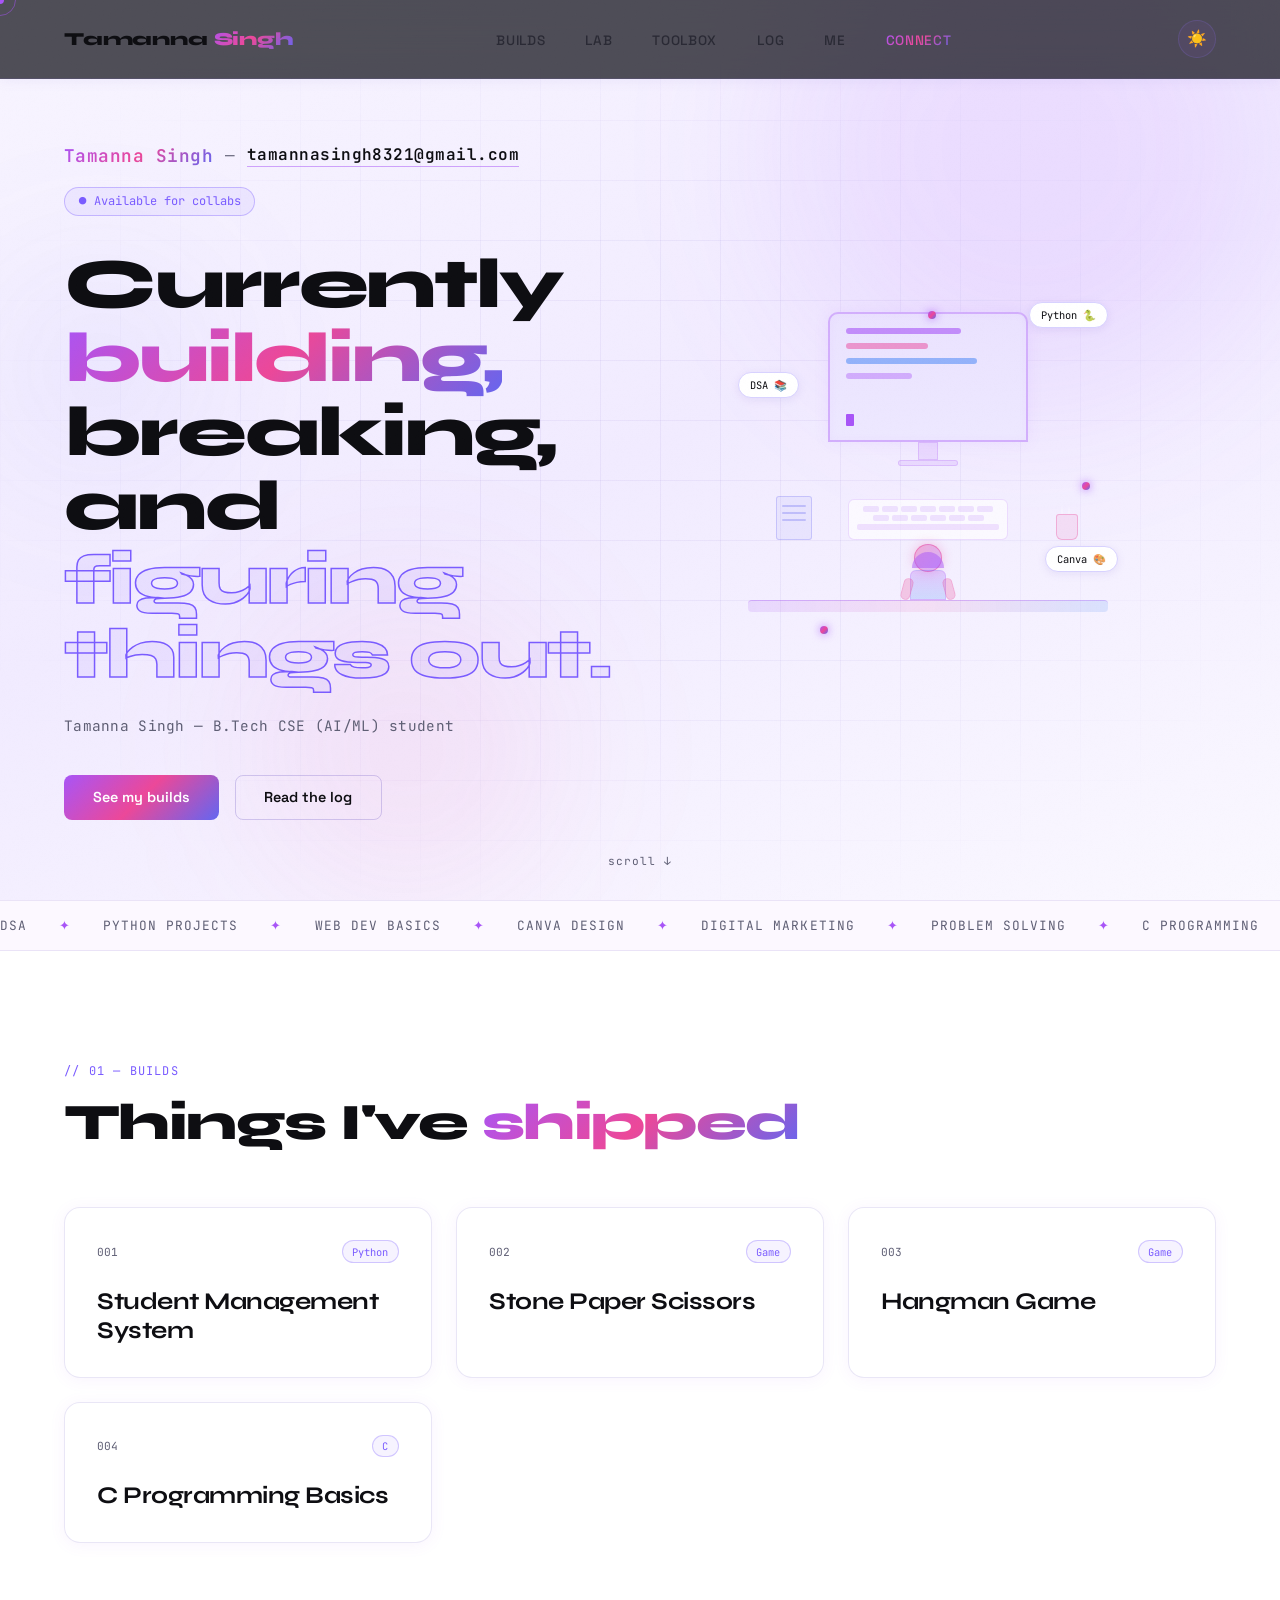
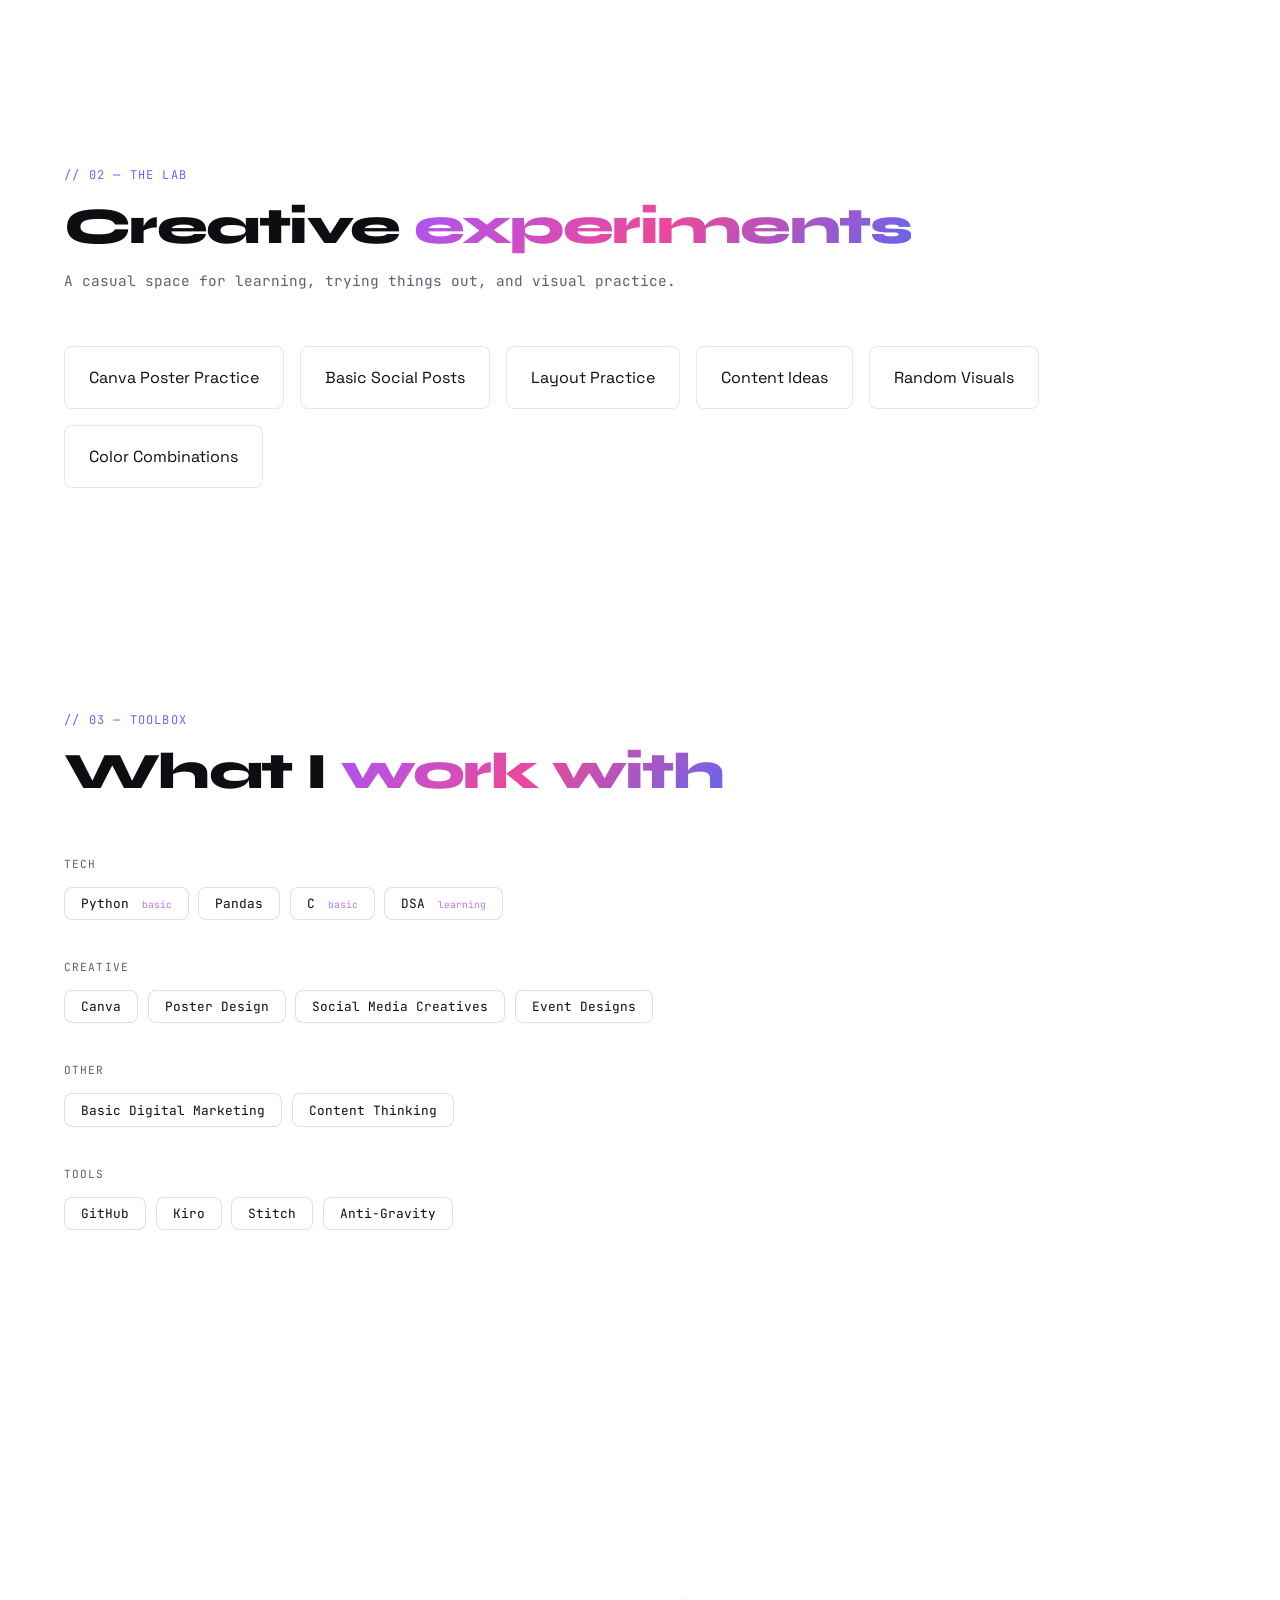
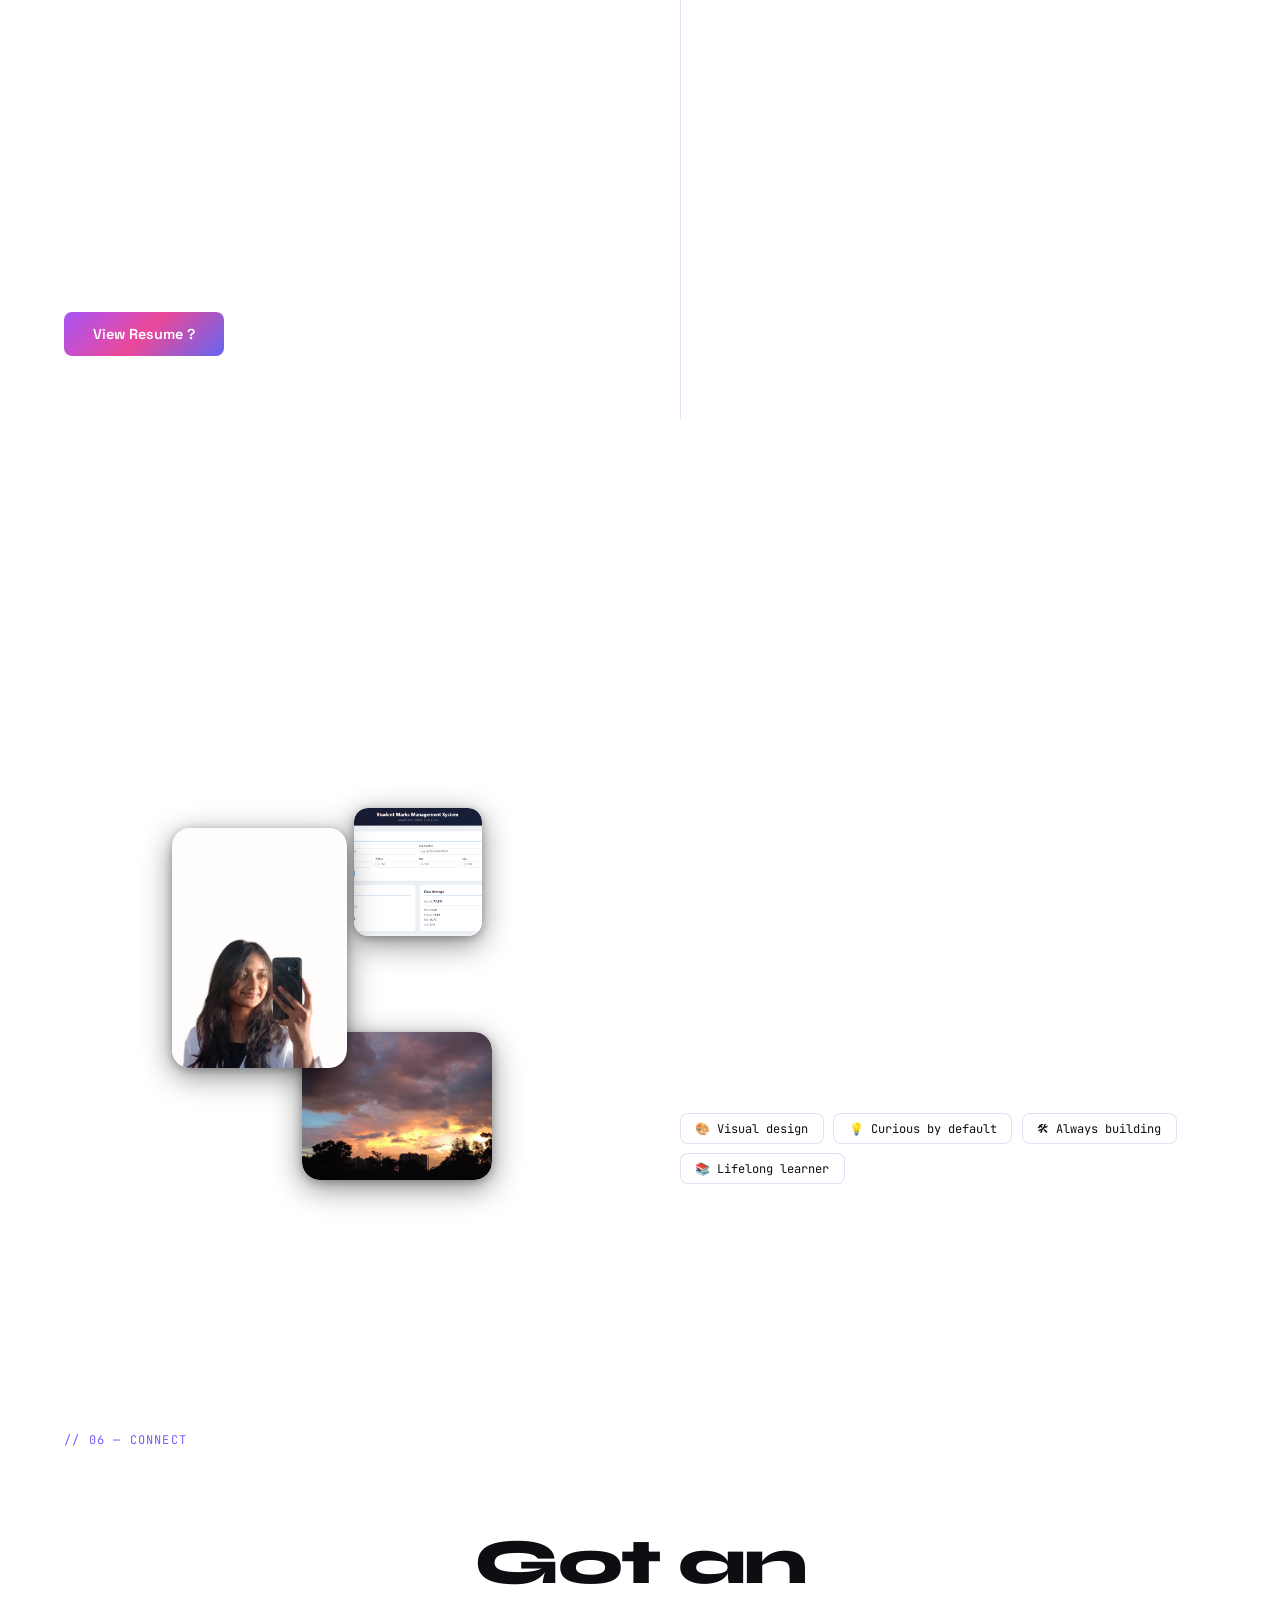
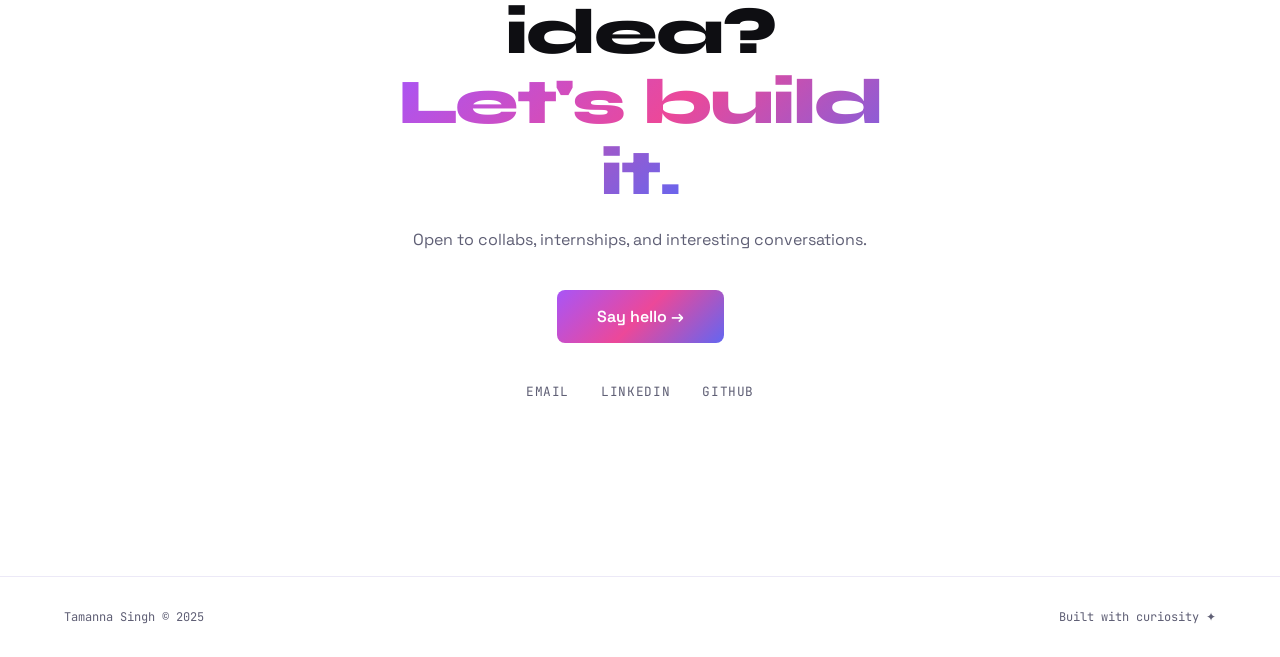
<file: index.html>
<!DOCTYPE html>
<html lang="en">

<head>
  <meta charset="UTF-8" />
  <meta name="viewport" content="width=device-width, initial-scale=1.0" />
  <title>Tamanna Singh — Digital Lab</title>
  <link rel="stylesheet" href="style.css" />
  <link
    href="https://fonts.googleapis.com/css2?family=Space+Grotesk:wght@300;400;500;600;700&family=Syne:wght@700;800&family=JetBrains+Mono:wght@400;500&display=swap"
    rel="stylesheet" />
</head>

<body>
  <div class="noise"></div>
  <div class="cursor"></div>
  <div class="cursor-follower"></div>

  <!-- NAV -->
  <nav class="nav">
    <div class="nav-logo">Tamanna<span class="dot"> Singh</span></div>
    <ul class="nav-links">
      <li><a href="#builds">Builds</a></li>
      <li><a href="#experiments">Lab</a></li>
      <li><a href="#toolbox">Toolbox</a></li>
      <li><a href="#about">Log</a></li>
      <li><a href="#beyond">Me</a></li>
      <li><a href="#contact" class="nav-cta">Connect</a></li>
    </ul>
    <button class="theme-toggle" id="themeToggle" aria-label="Toggle theme">
      <span class="theme-icon">🌙</span>
    </button>
  </nav>

  <!-- HERO -->
  <section class="hero" id="hero">
    <div class="hero-bg-grid"></div>
    <div class="hero-orb orb-1"></div>
    <div class="hero-orb orb-2"></div>
    <div class="hero-orb orb-3"></div>
    <div class="hero-content">
      <p class="hero-identity"><span class="hero-identity-name">Tamanna Singh</span><span class="hero-identity-sep"> — </span><a href="mailto:tamannasingh8321@gmail.com" class="hero-identity-email">tamannasingh8321@gmail.com</a></p>
      <div class="hero-tag"><span class="blink">●</span> Available for collabs</div>
      <h1 class="hero-headline">
        Currently<br />
        <span class="gradient-text">building,</span><br />
        breaking, and<br />
        <span class="outline-text">figuring things out.</span>
      </h1>
      <p class="hero-sub">Tamanna Singh — B.Tech CSE (AI/ML) student</p>
      <div class="hero-cta">
        <a href="#builds" class="btn btn-primary">See my builds</a>
        <a href="#about" class="btn btn-ghost">Read the log</a>
      </div>
    </div>
    <div class="hero-visual">
      <div class="desk-scene">
        <!-- Monitor -->
        <div class="ds-monitor">
          <div class="ds-screen">
            <div class="ds-code-line l1"></div>
            <div class="ds-code-line l2"></div>
            <div class="ds-code-line l3"></div>
            <div class="ds-code-line l4"></div>
            <div class="ds-cursor-blink"></div>
          </div>
          <div class="ds-monitor-stand"></div>
          <div class="ds-monitor-base"></div>
        </div>
        <!-- Desk surface -->
        <div class="ds-desk">
          <!-- Keyboard -->
          <div class="ds-keyboard">
            <div class="ds-key-row">
              <span></span><span></span><span></span><span></span><span></span><span></span><span></span>
            </div>
            <div class="ds-key-row">
              <span></span><span></span><span></span><span></span><span></span><span></span>
            </div>
            <div class="ds-key-row ds-spacebar-row">
              <span class="ds-spacebar"></span>
            </div>
          </div>
          <!-- Coffee cup -->
          <div class="ds-cup">
            <div class="ds-cup-body"></div>
            <div class="ds-steam s1"></div>
            <div class="ds-steam s2"></div>
          </div>
          <!-- Notebook -->
          <div class="ds-notebook">
            <div class="ds-nb-line"></div>
            <div class="ds-nb-line"></div>
            <div class="ds-nb-line"></div>
          </div>
        </div>
        <!-- Girl silhouette -->
        <div class="ds-girl">
          <div class="ds-girl-head"></div>
          <div class="ds-girl-hair"></div>
          <div class="ds-girl-body"></div>
          <div class="ds-girl-arm arm-left"></div>
          <div class="ds-girl-arm arm-right"></div>
        </div>
        <!-- Floating tags -->
        <div class="ds-float-tag ft1">Python 🐍</div>
        <div class="ds-float-tag ft2">DSA 📚</div>
        <div class="ds-float-tag ft3">Canva 🎨</div>
        <!-- Orbit dots -->
        <div class="ds-orbit-ring">
          <div class="ds-orbit-dot od1"></div>
          <div class="ds-orbit-dot od2"></div>
          <div class="ds-orbit-dot od3"></div>
        </div>
      </div>
    </div>
    <div class="scroll-hint">scroll ↓</div>
  </section>

  <!-- EXPLORING TICKER -->
  <div class="ticker-wrap">
    <div class="ticker">
      <span>DSA</span><span class="sep">✦</span>
      <span>Python Projects</span><span class="sep">✦</span>
      <span>Web Dev Basics</span><span class="sep">✦</span>
      <span>Canva Design</span><span class="sep">✦</span>
      <span>Digital Marketing</span><span class="sep">✦</span>
      <span>Problem Solving</span><span class="sep">✦</span>
      <span>C Programming</span><span class="sep">✦</span>
      <span>Creative Exploration</span><span class="sep">✦</span>
      <span>DSA</span><span class="sep">✦</span>
      <span>Python Projects</span><span class="sep">✦</span>
      <span>Web Dev Basics</span><span class="sep">✦</span>
      <span>Canva Design</span><span class="sep">✦</span>
      <span>Digital Marketing</span><span class="sep">✦</span>
      <span>Problem Solving</span><span class="sep">✦</span>
      <span>C Programming</span><span class="sep">✦</span>
      <span>Creative Exploration</span><span class="sep">✦</span>
    </div>
  </div>

  <!-- BUILDS -->
  <section class="section" id="builds">
    <div class="section-label">// 01 — BUILDS</div>
    <h2 class="section-title">Things I've <span class="gradient-text">shipped</span></h2>
    <div class="projects-grid">

      <a href="simple_version/index.html.html" target="_blank" class="project-card" data-tilt style="text-decoration: none; color: inherit; display: block;">
        <div class="card-glow"></div>
        <div class="card-top">
          <span class="card-num">001</span>
          <span class="card-tag">Python</span>
        </div>
        <h3 class="card-title">Student Management System</h3>
        <div class="card-expand">
          <p>A simple system to manage and organize student data — makes it easier to handle and access records instead
            of manual tracking.</p>
          <div class="card-tools">
            <span>Python</span><span>Pandas</span>
          </div>
          <div class="card-learned">Learned: data handling, basic logic building, structuring code.</div>
          <div class="card-link">View project →</div>
        </div>
      </a>

      <a href="sps/index.html" target="_blank" class="project-card" data-tilt style="text-decoration: none; color: inherit; display: block;">
        <div class="card-glow"></div>
        <div class="card-top">
          <span class="card-num">002</span>
          <span class="card-tag">Game</span>
        </div>
        <h3 class="card-title">Stone Paper Scissors</h3>
        <div class="card-expand">
          <p>A basic Python game where the user plays against the computer. Simple, fun, and a solid first project.</p>
          <div class="card-tools">
            <span>Python</span>
          </div>
          <div class="card-learned">Learned: conditional logic and user interaction.</div>
          <div class="card-link">View project →</div>
        </div>
      </a>

      <a href="hangmangame/index.html" target="_blank" class="project-card" data-tilt style="text-decoration: none; color: inherit; display: block;">
        <div class="card-glow"></div>
        <div class="card-top">
          <span class="card-num">003</span>
          <span class="card-tag">Game</span>
        </div>
        <h3 class="card-title">Hangman Game</h3>
        <div class="card-expand">
          <p>A word guessing game built in Python. The computer picks a word, you guess it letter by letter.</p>
          <div class="card-tools">
            <span>Python</span>
          </div>
          <div class="card-learned">Learned: loops, conditions, and basic game logic.</div>
          <div class="card-link">View project →</div>
        </div>
      </a>

      <div class="project-card" data-tilt>
        <div class="card-glow"></div>
        <div class="card-top">
          <span class="card-num">004</span>
          <span class="card-tag">C</span>
        </div>
        <h3 class="card-title">C Programming Basics</h3>
        <div class="card-expand">
          <p>Practiced core programming concepts using C — variables, loops, conditions, functions, and basic
            problem-solving patterns.</p>
          <div class="card-tools">
            <span>C</span>
          </div>
          <div class="card-learned">Learned: variables, loops, conditions, and problem-solving fundamentals.</div>
          <a href="#" class="card-link">View project →</a>
        </div>
      </div>

    </div>
  </section>

  <!-- EXPERIMENTS -->
  <section class="section" id="experiments">
    <div class="section-label">// 02 — THE LAB</div>
    <h2 class="section-title">Creative <span class="gradient-text">experiments</span></h2>
    <p class="exp-subtext">A casual space for learning, trying things out, and visual practice.</p>
    
    <div class="lab-boxes">
      <div class="lab-box">Canva Poster Practice</div>
      <div class="lab-box">Basic Social Posts</div>
      <div class="lab-box">Layout Practice</div>
      <div class="lab-box">Content Ideas</div>
      <div class="lab-box">Random Visuals</div>
      <div class="lab-box">Color Combinations</div>
    </div>
  </section>

  <!-- TOOLBOX -->
  <section class="section" id="toolbox">
    <div class="section-label">// 03 — TOOLBOX</div>
    <h2 class="section-title">What I <span class="gradient-text">work with</span></h2>
    <div class="toolbox">
      <div class="tool-category">
        <div class="tool-cat-label">Tech</div>
        <div class="tool-chips">
          <span class="chip">Python <span class="chip-note">basic</span></span>
          <span class="chip">Pandas</span>
          <span class="chip">C <span class="chip-note">basic</span></span>
          <span class="chip">DSA <span class="chip-note">learning</span></span>
        </div>
      </div>
      <div class="tool-category">
        <div class="tool-cat-label">Creative</div>
        <div class="tool-chips">
          <span class="chip chip-pink">Canva</span>
          <span class="chip chip-pink">Poster Design</span>
          <span class="chip chip-pink">Social Media Creatives</span>
          <span class="chip chip-pink">Event Designs</span>
        </div>
      </div>
      <div class="tool-category">
        <div class="tool-cat-label">Other</div>
        <div class="tool-chips">
          <span class="chip chip-accent">Basic Digital Marketing</span>
          <span class="chip chip-accent">Content Thinking</span>
        </div>
      </div>
      <div class="tool-category">
        <div class="tool-cat-label">Tools</div>
        <div class="tool-chips">
          <span class="chip chip-tools">GitHub</span>
          <span class="chip chip-tools">Kiro</span>
          <span class="chip chip-tools">Stitch</span>
          <span class="chip chip-tools">Anti-Gravity</span>
        </div>
      </div>
    </div>
  </section>

  <!-- ABOUT / LOG -->
  <section class="section" id="about">
    <div class="section-label">// 04 — BUILD LOG</div>
    <h2 class="section-title">The <span class="gradient-text">story so far</span></h2>
    <div class="log-container">
      <div class="log-bio">
        <p class="log-text">Hey, I'm Tamanna — a B.Tech CSE (AI/ML) student.</p>
        <p class="log-text">I'm currently exploring tech by building small projects and understanding how things
          actually work. I enjoy creating things — whether it's a simple Python project or visual designs using Canva.
        </p>
        <p class="log-text">Right now, I'm learning DSA, experimenting with Python, and trying to improve both my
          technical and creative skills step by step.</p>
        <p class="log-text log-italic">Still exploring. Still building. Still figuring things out.</p>
        <a href="ChatGPT%20Image%20Apr%2020%2C%202026%2C%2008_29_30%20PM.png" target="_blank" class="btn btn-primary resume-btn">View Resume ?</a>
      </div>
      <div class="timeline">
        <div class="tl-item">
          <div class="tl-dot"></div>
          <div class="tl-content">
            <span class="tl-year">Now</span>
            <p>Learning DSA, building a basic Python projects, and exploring web development fundamentals.</p>
          </div>
        </div>
        <div class="tl-item">
          <div class="tl-dot"></div>
          <div class="tl-content">
            <span class="tl-year">Recent</span>
            <p>Built first Python projects — Student Management System, Hangman, Stone Paper Scissors. Small wins, real
              learning.</p>
          </div>
        </div>
        <div class="tl-item">
          <div class="tl-dot"></div>
          <div class="tl-content">
            <span class="tl-year">Started</span>
            <p>Enrolled in B.Tech CSE (AI/ML). Wrote first Python script. Discovered Canva. Started designing for
              college events.</p>
          </div>
        </div>
        <div class="tl-item">
          <div class="tl-dot tl-dot-start"></div>
          <div class="tl-content">
            <span class="tl-year">Origin</span>
            <p>Curious person who wanted to understand how things work. Still the same, just with a laptop now.</p>
          </div>
        </div>
      </div>
    </div>
  </section>

  <!-- BEYOND CODE -->
  <section class="section" id="beyond">
    <div class="section-label">// 05 — BEYOND CODE</div>
    <h2 class="section-title">A bit <span class="gradient-text">about me</span></h2>
    <div class="beyond-container">
      <div class="beyond-images">
        <div class="img-collage">
          <!-- Large vertical card — main photo -->
          <div class="img-card ic-main">
            <div class="beyond-img-placeholder pol-main has-photo" id="photo-main"
              style="background-image: url('WhatsApp Image 2026-04-20 at 23.27.52.jpeg'); background-size: cover; background-position: center top;">
              <div class="img-inner-glow"></div>
            </div>
          </div>
          <!-- Small square card — sky/aesthetic -->
          <div class="img-card ic-sky">
            <div class="beyond-img-placeholder pol-sky has-photo" style="background-image: url('Screenshot 2026-04-19 231605.png'); background-size: cover; background-position: center;">
              <div class="img-inner-glow"></div>
            </div>
          </div>
          <!-- Wide horizontal card — work/project -->
          <div class="img-card ic-work">
            <div class="beyond-img-placeholder pol-work has-photo"
              style="background-image: url('Screenshot 2026-04-19 181631.png'); background-size: cover; background-position: center;">
              <div class="img-inner-glow"></div>
            </div>
          </div>
        </div>
      </div>
      <div class="beyond-text">
        <p class="log-text">Outside of coding, I enjoy creating visuals, experimenting with ideas, and exploring
          different creative directions.</p>
        <p class="log-text">I like making things look good — whether that's a poster for a college event or just playing
          around with colors and layouts in Canva. Design and tech feel like two sides of the same curiosity to me.</p>
        <p class="log-text">I'm also someone who's always trying something new — a new tool, a new concept, a new way of
          thinking about a problem. And I love to click photos randomly ,specially skies</p>
        <div class="beyond-tags">
          <span class="beyond-tag">🎨 Visual design</span>
          <span class="beyond-tag">💡 Curious by default</span>
          <span class="beyond-tag">🛠 Always building</span>
          <span class="beyond-tag">📚 Lifelong learner</span>
        </div>
      </div>
    </div>
  </section>

  <!-- CONTACT -->
  <section class="section" id="contact">
    <div class="section-label">// 06 — CONNECT</div>
    <div class="contact-block">
      <h2 class="contact-headline">Got an idea?<br /><span class="gradient-text">Let's build it.</span></h2>
      <p class="contact-sub">Open to collabs, internships, and interesting conversations.</p>
      <a href="mailto:tamanna@example.com" class="btn btn-primary btn-large">Say hello →</a>
      <div class="social-links">
        <a href="mailto:tamannasingh8321@gmail.com" class="social-link">Email</a>
        <a href="https://www.linkedin.com/in/tamannasinghh_" target="_blank" rel="noopener noreferrer" class="social-link">LinkedIn</a>
        <a href="https://github.com/tamannasingh8321-cell" target="_blank" rel="noopener noreferrer" class="social-link">GitHub</a>
      </div>
    </div>
  </section>

  <footer class="footer">
    <span>Tamanna Singh © 2025</span>
    <span>Built with curiosity ✦</span>
  </footer>

  <script src="script.js"></script>
</body>

</html>
</file>
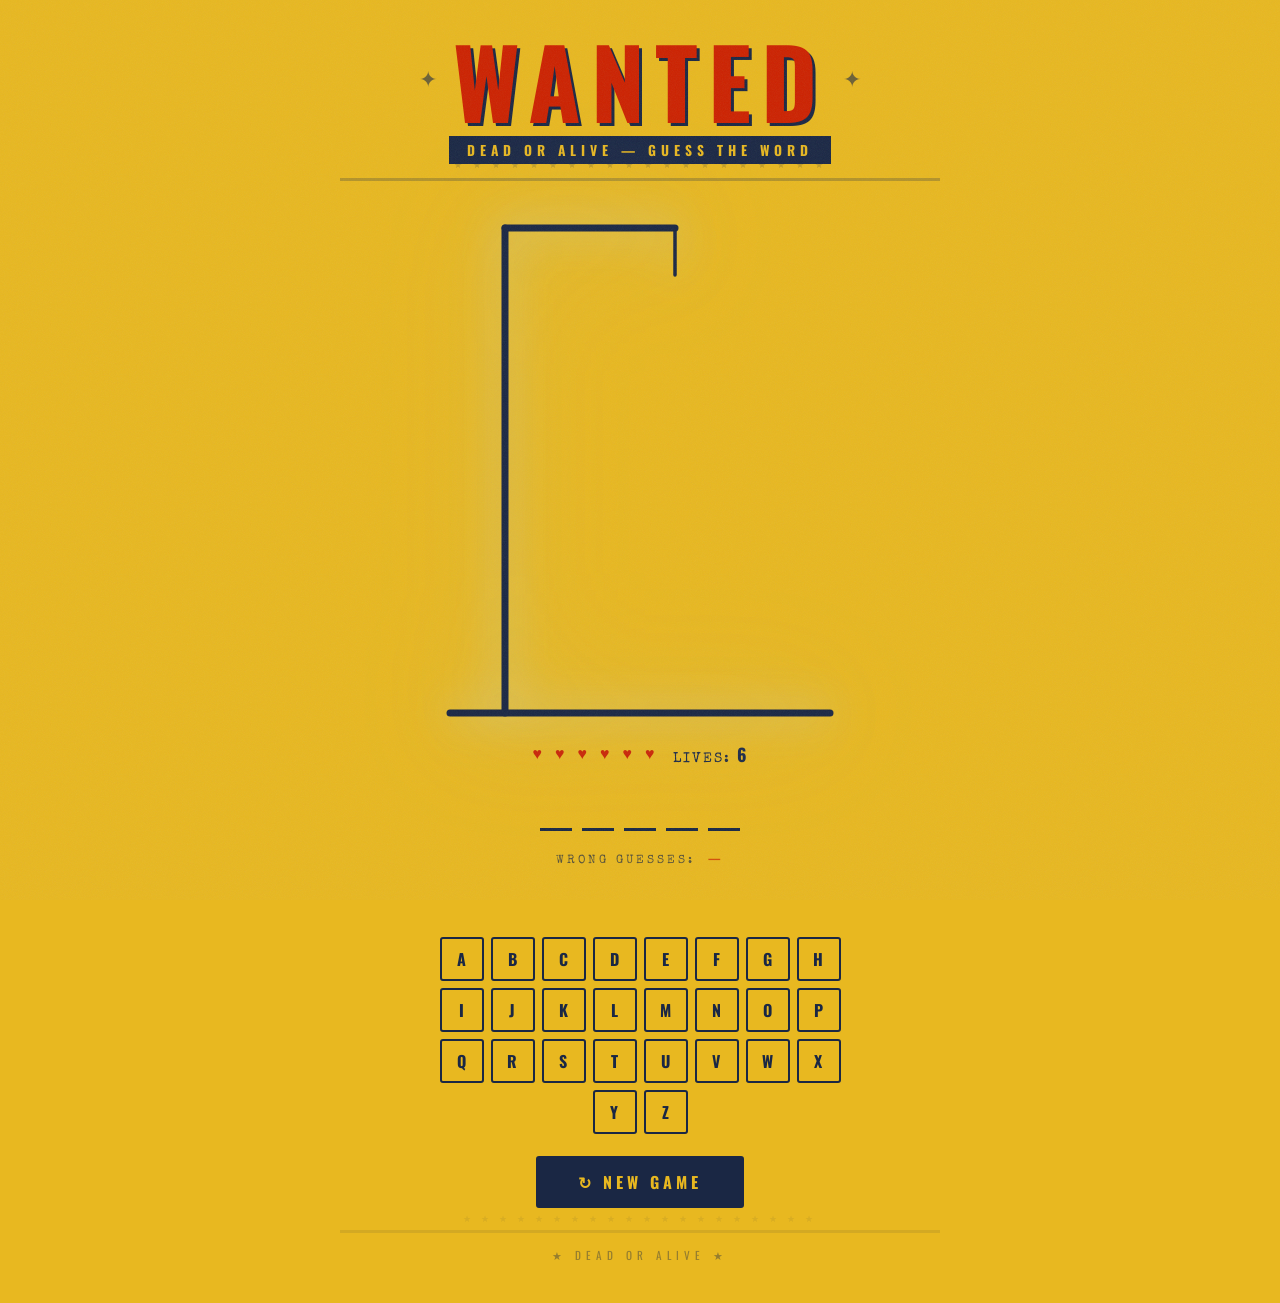
<file: hangmangame/index.html>
<!DOCTYPE html>
<html lang="en">
<head>
  <meta charset="UTF-8"/>
  <meta name="viewport" content="width=device-width, initial-scale=1.0"/>
  <title>WANTED — Cowboy Hangman</title>
  <link rel="preconnect" href="https://fonts.googleapis.com"/>
  <link rel="stylesheet" href="https://fonts.googleapis.com/css2?family=Oswald:wght@700&family=Special+Elite&display=swap"/>
  <link rel="stylesheet" href="style.css"/>
</head>
<body>

  <div class="grain"></div>

  <div class="page">

    <!-- HEADER -->
    <header class="site-header">
      <div class="wanted-badge">
        <span class="star">✦</span>
        <h1 class="title">WANTED</h1>
        <span class="star">✦</span>
      </div>
      <p class="subtitle">DEAD OR ALIVE — GUESS THE WORD</p>
      <div class="divider"></div>
    </header>

    <!-- MAIN STAGE -->
    <main class="stage">

      <!-- COWBOY CHARACTER + GALLOWS -->
      <div class="gallows-wrap">
        <svg id="scene" viewBox="0 0 420 520" xmlns="http://www.w3.org/2000/svg">
          <defs>
            <!-- Light blue-white fill gradient (matches reference) -->
            <linearGradient id="fill-grad" x1="30%" y1="0%" x2="70%" y2="100%">
              <stop offset="0%"   stop-color="#ddeeff"/>
              <stop offset="40%"  stop-color="#c8dff5"/>
              <stop offset="100%" stop-color="#a8c8e8"/>
            </linearGradient>
            <linearGradient id="fill-light" x1="20%" y1="0%" x2="80%" y2="100%">
              <stop offset="0%"   stop-color="#eef5ff"/>
              <stop offset="100%" stop-color="#c0d8f0"/>
            </linearGradient>
            <!-- Glow around whole figure -->
            <filter id="fig-glow" x="-30%" y="-30%" width="160%" height="160%">
              <feGaussianBlur stdDeviation="8" result="blur"/>
              <feMerge>
                <feMergeNode in="blur"/>
                <feMergeNode in="blur"/>
                <feMergeNode in="SourceGraphic"/>
              </feMerge>
            </filter>
          </defs>

          <!-- ═══ GALLOWS (always visible) ═══ -->
          <line x1="20"  y1="510" x2="400" y2="510" class="g-wood"/>
          <line x1="75"  y1="510" x2="75"  y2="25"  class="g-wood"/>
          <line x1="75"  y1="25"  x2="245" y2="25"  class="g-wood"/>
          <line x1="245" y1="25"  x2="245" y2="72"  class="g-rope"/>

          <!-- ══════════════════════════════════
               COWBOY FIGURE — thick outline style
               Parts reveal one by one
          ══════════════════════════════════ -->

          <!-- ── LEFT LEG ── -->
          <g id="p-lleg" class="figure hidden" filter="url(#fig-glow)">
            <!-- Thigh -->
            <line x1="215" y1="355" x2="200" y2="430" stroke="#111" stroke-width="14" stroke-linecap="round"/>
            <!-- Shin (angled out) -->
            <line x1="200" y1="430" x2="185" y2="490" stroke="#111" stroke-width="13" stroke-linecap="round"/>
            <!-- Boot shape -->
            <path d="M168 478 Q172 498 195 500 Q215 502 218 492 Q210 488 200 482 L185 490 Z"
                  fill="url(#fill-grad)" stroke="#111" stroke-width="5" stroke-linejoin="round"/>
            <!-- Boot toe bump -->
            <circle cx="170" cy="494" r="9" fill="url(#fill-grad)" stroke="#111" stroke-width="5"/>
            <!-- Inner fill on leg -->
            <line x1="215" y1="355" x2="200" y2="430" stroke="url(#fill-grad)" stroke-width="6" stroke-linecap="round"/>
            <line x1="200" y1="430" x2="185" y2="490" stroke="url(#fill-grad)" stroke-width="5" stroke-linecap="round"/>
          </g>

          <!-- ── RIGHT LEG ── -->
          <g id="p-rleg" class="figure hidden" filter="url(#fig-glow)">
            <line x1="255" y1="355" x2="272" y2="430" stroke="#111" stroke-width="14" stroke-linecap="round"/>
            <line x1="272" y1="430" x2="285" y2="490" stroke="#111" stroke-width="13" stroke-linecap="round"/>
            <path d="M302 478 Q298 498 275 500 Q255 502 252 492 Q260 488 270 482 L285 490 Z"
                  fill="url(#fill-grad)" stroke="#111" stroke-width="5" stroke-linejoin="round"/>
            <circle cx="300" cy="494" r="9" fill="url(#fill-grad)" stroke="#111" stroke-width="5"/>
            <line x1="255" y1="355" x2="272" y2="430" stroke="url(#fill-grad)" stroke-width="6" stroke-linecap="round"/>
            <line x1="272" y1="430" x2="285" y2="490" stroke="url(#fill-grad)" stroke-width="5" stroke-linecap="round"/>
          </g>

          <!-- ── BODY (torso) ── -->
          <g id="p-body" class="figure hidden" filter="url(#fig-glow)">
            <!-- Torso rounded rect — like the reference -->
            <rect x="192" y="230" width="86" height="130" rx="30" ry="28"
                  fill="url(#fill-light)" stroke="#111" stroke-width="9"/>
            <!-- Inner highlight stripe -->
            <rect x="208" y="240" width="28" height="110" rx="14"
                  fill="#ffffff" opacity="0.35"/>
            <!-- Neck connector -->
            <line x1="235" y1="230" x2="235" y2="210" stroke="#111" stroke-width="11" stroke-linecap="round"/>
            <line x1="235" y1="230" x2="235" y2="210" stroke="url(#fill-light)" stroke-width="4" stroke-linecap="round"/>
          </g>

          <!-- ── LEFT ARM ── -->
          <g id="p-larm" class="figure hidden" filter="url(#fig-glow)">
            <!-- Upper arm -->
            <line x1="196" y1="255" x2="148" y2="300" stroke="#111" stroke-width="13" stroke-linecap="round"/>
            <!-- Forearm (raised up like reference) -->
            <line x1="148" y1="300" x2="110" y2="255" stroke="#111" stroke-width="12" stroke-linecap="round"/>
            <!-- Inner fill -->
            <line x1="196" y1="255" x2="148" y2="300" stroke="url(#fill-grad)" stroke-width="5" stroke-linecap="round"/>
            <line x1="148" y1="300" x2="110" y2="255" stroke="url(#fill-grad)" stroke-width="4" stroke-linecap="round"/>
            <!-- Hand -->
            <circle cx="108" cy="250" r="14" fill="url(#fill-grad)" stroke="#111" stroke-width="7"/>
          </g>

          <!-- ── RIGHT ARM ── -->
          <g id="p-rarm" class="figure hidden" filter="url(#fig-glow)">
            <!-- Upper arm -->
            <line x1="274" y1="255" x2="318" y2="295" stroke="#111" stroke-width="13" stroke-linecap="round"/>
            <!-- Forearm (raised) -->
            <line x1="318" y1="295" x2="355" y2="250" stroke="#111" stroke-width="12" stroke-linecap="round"/>
            <line x1="274" y1="255" x2="318" y2="295" stroke="url(#fill-grad)" stroke-width="5" stroke-linecap="round"/>
            <line x1="318" y1="295" x2="355" y2="250" stroke="url(#fill-grad)" stroke-width="4" stroke-linecap="round"/>
            <!-- Hand -->
            <circle cx="357" cy="245" r="14" fill="url(#fill-grad)" stroke="#111" stroke-width="7"/>
          </g>

          <!-- ── HEAD + HAT ── -->
          <g id="p-head" class="figure hidden" filter="url(#fig-glow)">
            <!-- Head circle -->
            <circle cx="235" cy="175" r="42"
                    fill="url(#fill-light)" stroke="#111" stroke-width="9"/>
            <!-- Face highlight -->
            <ellipse cx="224" cy="165" rx="16" ry="20" fill="#ffffff" opacity="0.3"/>

            <!-- COWBOY HAT — wide brim + pinched crown like reference -->
            <!-- Brim (wide ellipse) -->
            <ellipse cx="235" cy="140" rx="72" ry="16"
                     fill="url(#fill-grad)" stroke="#111" stroke-width="8"/>
            <!-- Crown left side -->
            <path d="M175 138 Q178 90 210 82 Q235 76 235 76 Q235 76 260 82 Q292 90 295 138"
                  fill="url(#fill-grad)" stroke="#111" stroke-width="8" stroke-linejoin="round"/>
            <!-- Crown top pinch dip (cowboy hat indent) -->
            <path d="M210 82 Q225 92 235 76 Q245 92 260 82"
                  fill="none" stroke="#111" stroke-width="6" stroke-linecap="round"/>
            <!-- Hat highlight -->
            <ellipse cx="220" cy="100" rx="18" ry="14" fill="#ffffff" opacity="0.22"/>
            <!-- Hat band -->
            <ellipse cx="235" cy="138" rx="58" ry="10" fill="none" stroke="#cc2200" stroke-width="5" opacity="0.7"/>

            <!-- Eyes -->
            <circle cx="222" cy="178" r="5" fill="#1a2744" opacity="0.7"/>
            <circle cx="248" cy="178" r="5" fill="#1a2744" opacity="0.7"/>
            <circle cx="220" cy="176" r="2" fill="#fff" opacity="0.8"/>
            <circle cx="246" cy="176" r="2" fill="#fff" opacity="0.8"/>

            <!-- Smile -->
            <path d="M222 192 Q235 202 248 192" fill="none" stroke="#1a2744" stroke-width="3.5"
                  stroke-linecap="round" opacity="0.5"/>
          </g>

          <!-- Shadow -->
          <ellipse id="p-shadow" cx="235" cy="508" rx="75" ry="7"
                   fill="#1a2744" opacity="0.25" class="figure hidden"/>

        </svg>
      </div>

      <!-- LIVES -->
      <div class="lives-row">
        <span id="hearts-display" class="hearts-display">♥ ♥ ♥ ♥ ♥ ♥</span>
        <span class="lives-text">LIVES: <strong id="lives-count">6</strong></span>
      </div>

      <!-- WORD DISPLAY -->
      <div id="word-display" class="word-display"></div>

      <!-- WRONG LETTERS -->
      <div class="wrong-row">
        <span class="wrong-label">WRONG GUESSES:</span>
        <span id="wrong-letters" class="wrong-letters">—</span>
      </div>

      <!-- MESSAGE -->
      <div id="message" class="message"></div>

      <!-- KEYBOARD -->
      <div id="keyboard" class="keyboard"></div>

      <!-- NEW GAME -->
      <button class="new-game-btn" onclick="initGame()">&#8635; NEW GAME</button>

    </main>

    <footer class="site-footer">
      <div class="divider"></div>
      <p>&#9733; DEAD OR ALIVE &#9733;</p>
    </footer>

  </div>

  <script src="script.js"></script>
</body>
</html>
</file>
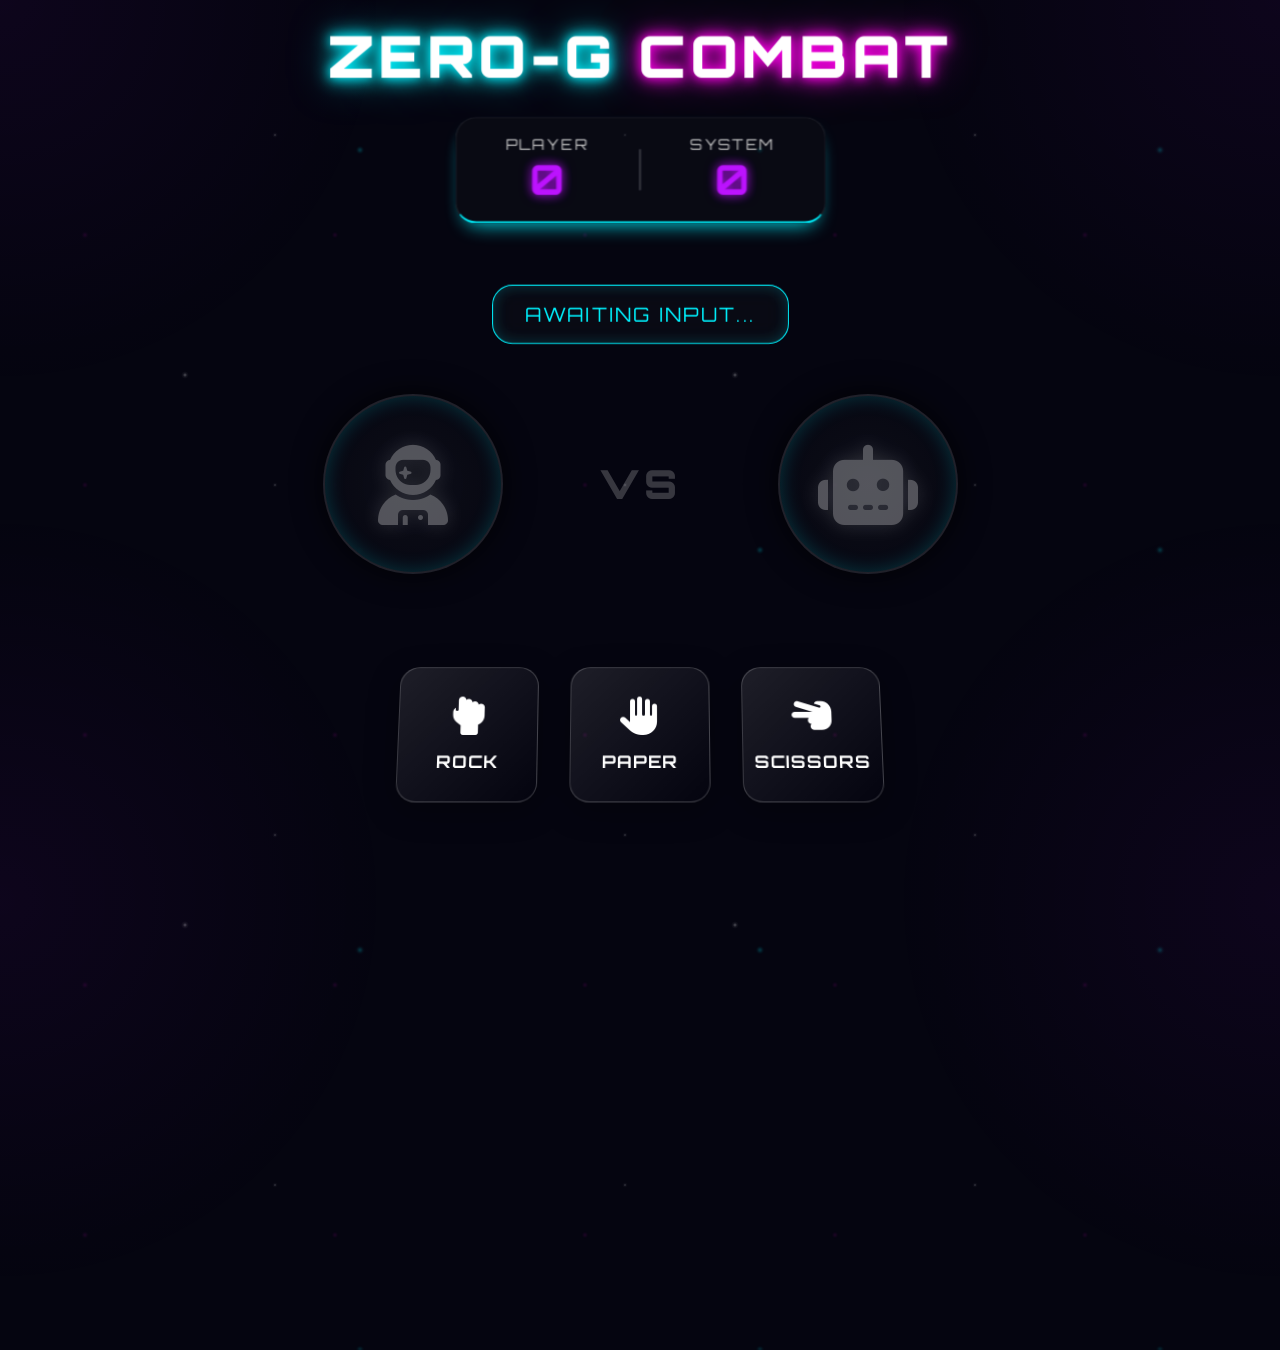
<file: sps/index.html>
<!DOCTYPE html>
<html lang="en">
<head>
    <meta charset="UTF-8">
    <meta name="viewport" content="width=device-width, initial-scale=1.0">
    <title>Zero-G Rock Paper Scissors</title>
    <link href="https://fonts.googleapis.com/css2?family=Orbitron:wght@400;700;900&display=swap" rel="stylesheet">
    <link rel="stylesheet" href="style.css">
    <link rel="stylesheet" href="https://cdnjs.cloudflare.com/ajax/libs/font-awesome/6.4.0/css/all.min.css">
</head>
<body>
    <!-- Cosmic Background Layers -->
    <div class="parallax-bg layer-1"></div>
    <div class="parallax-bg layer-2"></div>
    <div class="parallax-bg layer-3"></div>
    
    <!-- Light Streaks -->
    <div class="layer-4"></div>
    <div class="layer-4 streak-2"></div>
    <div class="layer-4 streak-3"></div>

    <div class="game-container">
        <header class="header">
            <h1 class="glow-text">ZERO-G <span class="neon-magenta">COMBAT</span></h1>
            <div class="score-board glass-panel">
                <div class="score">
                    <span class="label">PLAYER</span>
                    <span class="points" id="player-score">0</span>
                </div>
                <div class="divider"></div>
                <div class="score">
                    <span class="label">SYSTEM</span>
                    <span class="points" id="bot-score">0</span>
                </div>
            </div>
        </header>

        <div class="arena">
            <div class="status-display glass-panel" id="status-text">AWAITING INPUT...</div>

            <div class="battle-zone">
                <div class="fighter float-anim" id="player-fighter">
                    <div class="placeholder"><i class="fa-solid fa-user-astronaut"></i></div>
                </div>
                <div class="vs-text">VS</div>
                <div class="fighter float-anim-delayed" id="bot-fighter">
                    <div class="placeholder"><i class="fa-solid fa-robot"></i></div>
                </div>
            </div>
        </div>

        <div class="controls-wrapper">
            <div class="controls">
                <button class="choice-btn rock glass-panel float-slow" data-choice="rock">
                    <i class="fa-solid fa-hand-back-fist"></i>
                    <span>ROCK</span>
                </button>
                <button class="choice-btn paper glass-panel float-medium" data-choice="paper">
                    <i class="fa-solid fa-hand"></i>
                    <span>PAPER</span>
                </button>
                <button class="choice-btn scissors glass-panel float-fast" data-choice="scissors">
                    <i class="fa-solid fa-hand-scissors"></i>
                    <span>SCISSORS</span>
                </button>
            </div>
        </div>
    </div>

    <script src="script.js"></script>
</body>
</html>
</file>
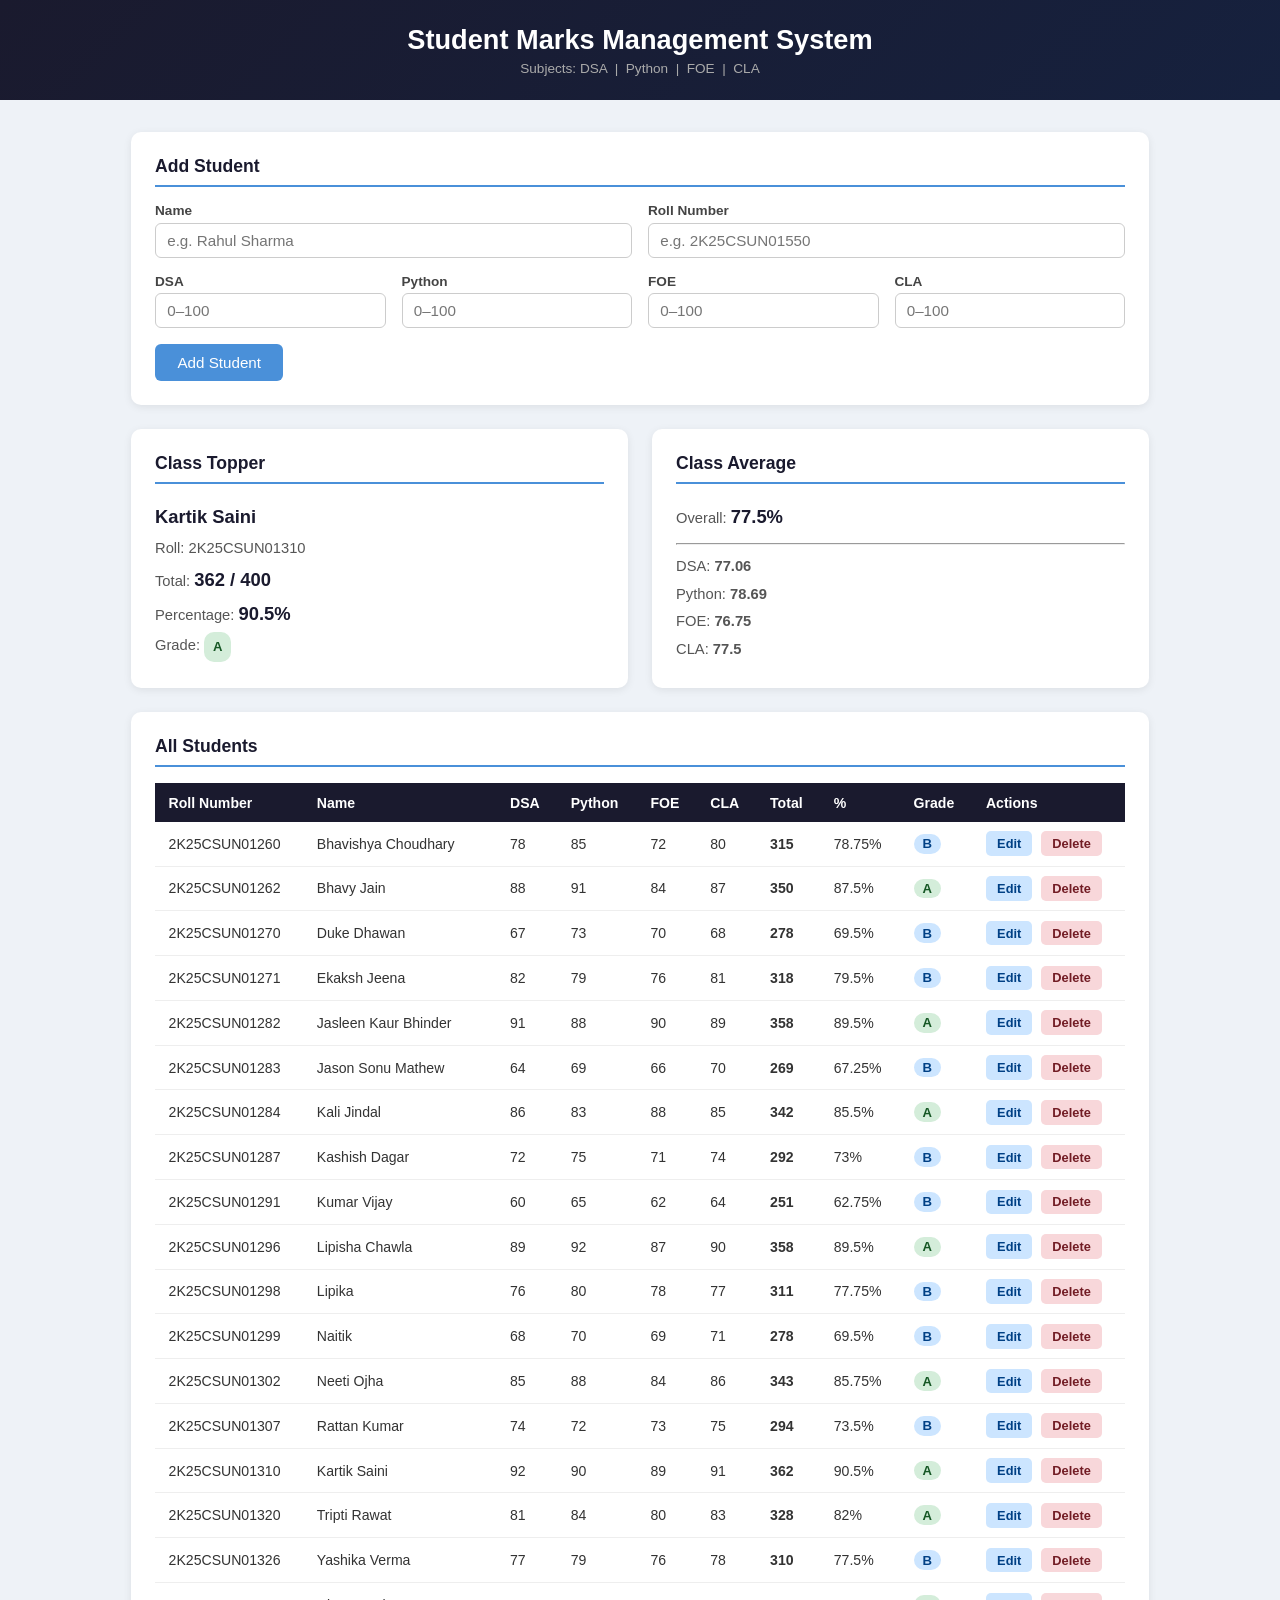
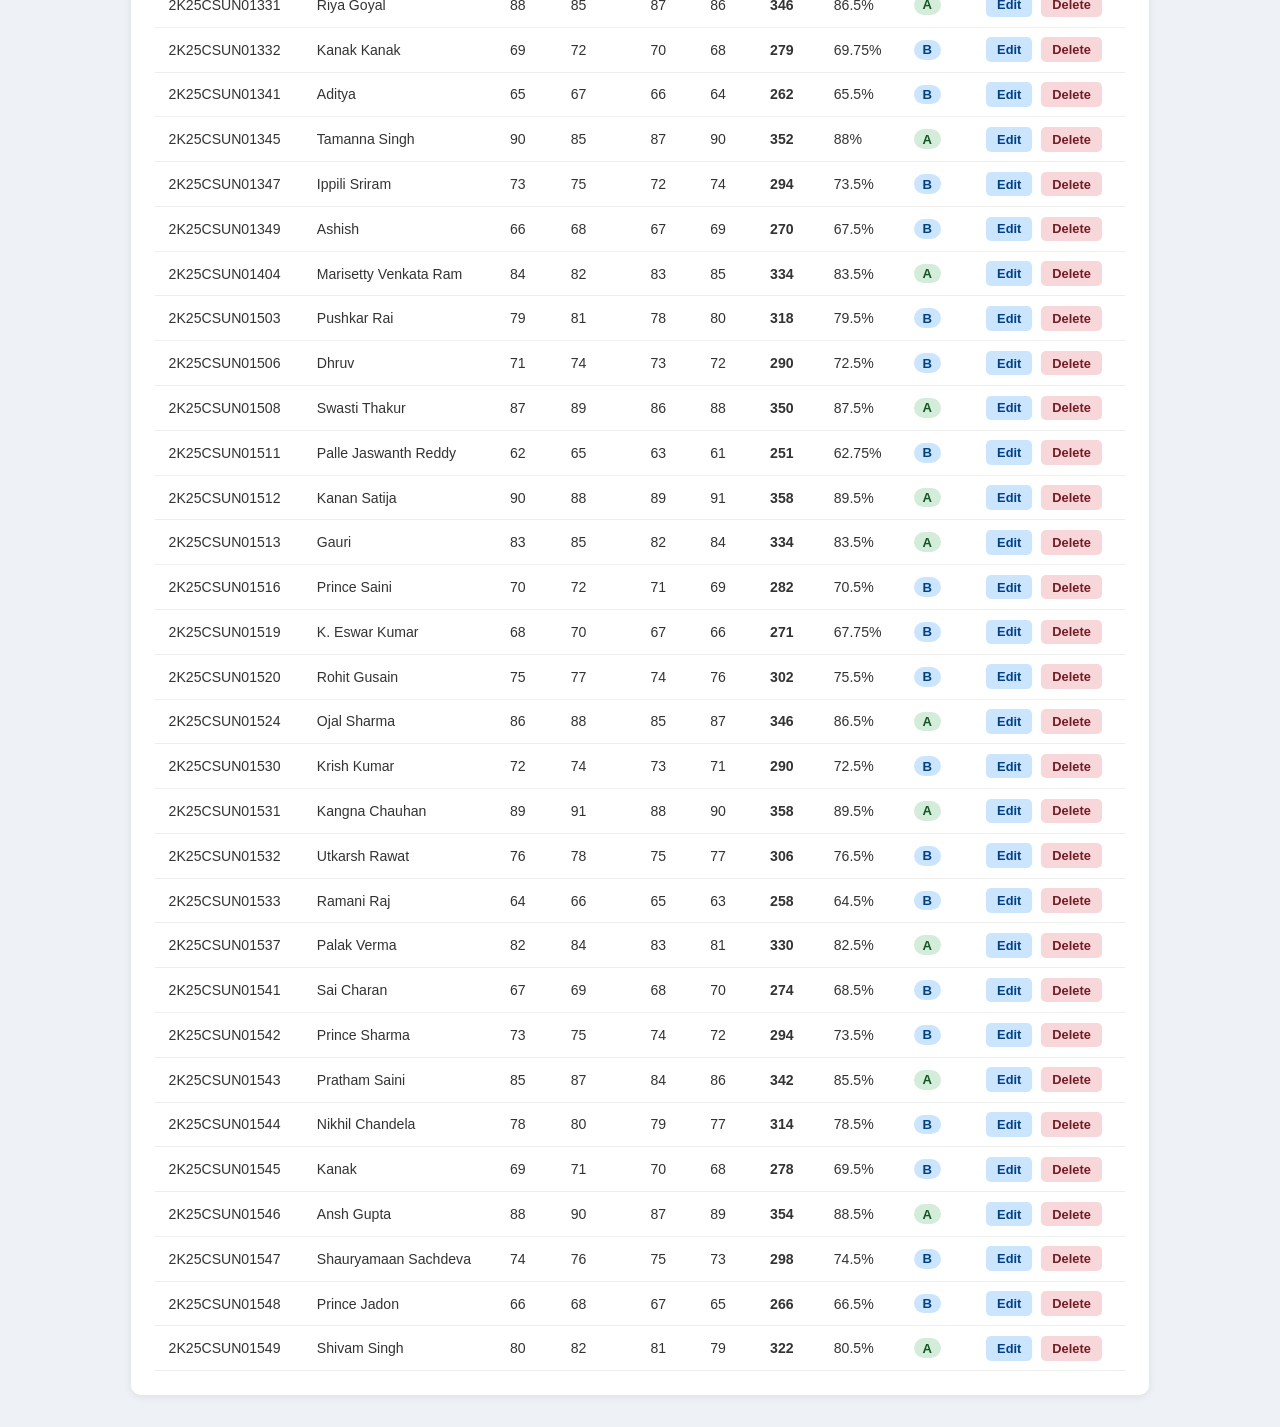
<file: simple_version/index.html.html>
<!DOCTYPE html>
<html lang="en">
<head>
  <meta charset="UTF-8" />
  <meta name="viewport" content="width=device-width, initial-scale=1.0"/>
  <title>Student Marks Manager</title>
  <link rel="stylesheet" href="style.css" />
</head>
<body>

  <header>
    <h1>Student Marks Management System</h1>
    <p class="subtitle">Subjects: DSA &nbsp;|&nbsp; Python &nbsp;|&nbsp; FOE &nbsp;|&nbsp; CLA</p>
  </header>

  <main>

    <!-- Add Student Form -->
    <section class="card">
      <h2 id="form-title">Add Student</h2>
      <form id="student-form" novalidate>
        <div class="form-row">
          <div class="form-group">
            <label for="name">Name</label>
            <input type="text" id="name" placeholder="e.g. Rahul Sharma" />
          </div>
          <div class="form-group">
            <label for="roll">Roll Number</label>
            <input type="text" id="roll" placeholder="e.g. 2K25CSUN01550" />
          </div>
        </div>

        <div class="form-row">
          <div class="form-group">
            <label for="DSA">DSA</label>
            <input type="number" id="DSA" placeholder="0–100" min="0" max="100" />
          </div>
          <div class="form-group">
            <label for="Python">Python</label>
            <input type="number" id="Python" placeholder="0–100" min="0" max="100" />
          </div>
          <div class="form-group">
            <label for="FOE">FOE</label>
            <input type="number" id="FOE" placeholder="0–100" min="0" max="100" />
          </div>
          <div class="form-group">
            <label for="CLA">CLA</label>
            <input type="number" id="CLA" placeholder="0–100" min="0" max="100" />
          </div>
        </div>

        <div id="error-msg" class="error-msg hidden"></div>
        <div class="form-actions">
          <button type="submit" id="submit-btn">Add Student</button>
          <button type="button" id="cancel-btn" class="btn-cancel hidden" onclick="cancelEdit()">Cancel</button>
        </div>
      </form>
    </section>

    <!-- Topper & Average -->
    <div class="stats-row">
      <div class="card stat-card">
        <h2>Class Topper</h2>
        <div id="topper-box">Loading...</div>
      </div>
      <div class="card stat-card">
        <h2>Class Average</h2>
        <div id="average-box">Loading...</div>
      </div>
    </div>

    <!-- Students Table -->
    <section class="card">
      <h2>All Students</h2>
      <div class="table-wrapper">
        <table>
          <thead>
            <tr>
              <th>Roll Number</th>
              <th>Name</th>
              <th>DSA</th>
              <th>Python</th>
              <th>FOE</th>
              <th>CLA</th>
              <th>Total</th>
              <th>%</th>
              <th>Grade</th>
              <th>Actions</th>
            </tr>
          </thead>
          <tbody id="table-body">
            <tr><td colspan="10" class="empty">Loading...</td></tr>
          </tbody>
        </table>
      </div>
    </section>

  </main>

  <script src="script.js"></script>
</body>
</html>
</file>
<file: style.css>
/* ===== RESET & BASE ===== */
*,
*::before,
*::after {
  box-sizing: border-box;
  margin: 0;
  padding: 0;
}

:root {
  --bg: #080810;
  --bg2: #0d0d1a;
  --surface: rgba(255, 255, 255, 0.04);
  --border: rgba(255, 255, 255, 0.08);
  --text: #e8e8f0;
  --muted: #6b6b8a;
  --grad: linear-gradient(135deg, #a855f7, #ec4899, #3b82f6);
  --grad-soft: linear-gradient(135deg, rgba(168, 85, 247, 0.15), rgba(236, 72, 153, 0.1), rgba(59, 130, 246, 0.15));
  --purple: #a855f7;
  --pink: #ec4899;
  --blue: #3b82f6;
  --font-display: 'Syne', sans-serif;
  --font-body: 'Space Grotesk', sans-serif;
  --font-mono: 'JetBrains Mono', monospace;
}

html {
  scroll-behavior: smooth;
}

body {
  background: var(--bg);
  color: var(--text);
  font-family: var(--font-body);
  overflow-x: hidden;
  cursor: none;
}

/* ===== NOISE TEXTURE ===== */
.noise {
  position: fixed;
  inset: 0;
  z-index: 9999;
  pointer-events: none;
  opacity: 0.035;
  background-image: url("data:image/svg+xml,%3Csvg viewBox='0 0 256 256' xmlns='http://www.w3.org/2000/svg'%3E%3Cfilter id='noise'%3E%3CfeTurbulence type='fractalNoise' baseFrequency='0.9' numOctaves='4' stitchTiles='stitch'/%3E%3C/filter%3E%3Crect width='100%25' height='100%25' filter='url(%23noise)'/%3E%3C/svg%3E");
  background-size: 200px 200px;
}

/* ===== CUSTOM CURSOR ===== */
.cursor {
  width: 8px;
  height: 8px;
  background: var(--purple);
  border-radius: 50%;
  position: fixed;
  pointer-events: none;
  z-index: 10000;
  transform: translate(-50%, -50%);
  transition: transform 0.1s, background 0.2s;
}

.cursor-follower {
  width: 32px;
  height: 32px;
  border: 1px solid rgba(168, 85, 247, 0.5);
  border-radius: 50%;
  position: fixed;
  pointer-events: none;
  z-index: 9999;
  transform: translate(-50%, -50%);
  transition: transform 0.15s ease, width 0.2s, height 0.2s, opacity 0.2s;
}

/* ===== NAV ===== */
.nav {
  position: fixed;
  top: 0;
  left: 0;
  right: 0;
  z-index: 1000;
  display: flex;
  align-items: center;
  justify-content: space-between;
  padding: 1.25rem 4rem;
  backdrop-filter: blur(20px);
  background: rgba(8, 8, 16, 0.7);
  border-bottom: 1px solid var(--border);
}

.nav-logo {
  font-family: var(--font-display);
  font-size: 1.15rem;
  font-weight: 800;
  letter-spacing: -0.01em;
  white-space: nowrap;
  cursor: default;
  transition: opacity 0.2s;
}

.nav-logo:hover {
  opacity: 0.8;
}

.nav-logo .dot {
  background: var(--grad);
  -webkit-background-clip: text;
  -webkit-text-fill-color: transparent;
  background-clip: text;
}

@media (max-width: 600px) {
  .nav-logo {
    font-size: 0.95rem;
  }
}

.nav-links {
  display: flex;
  gap: 2.5rem;
  list-style: none;
}

.nav-links a {
  font-size: 0.85rem;
  font-weight: 500;
  letter-spacing: 0.05em;
  text-transform: uppercase;
  color: var(--muted);
  text-decoration: none;
  transition: color 0.2s;
}

.nav-links a:hover {
  color: var(--text);
}

.nav-cta {
  background: var(--grad) !important;
  -webkit-background-clip: text !important;
  -webkit-text-fill-color: transparent !important;
  background-clip: text !important;
}

/* ===== HERO ===== */
.hero {
  min-height: 100vh;
  display: grid;
  grid-template-columns: 1fr 1fr;
  align-items: center;
  padding: 8rem 4rem 4rem;
  position: relative;
  overflow: hidden;
}

.hero-bg-grid {
  position: absolute;
  inset: 0;
  background-image:
    linear-gradient(rgba(168, 85, 247, 0.05) 1px, transparent 1px),
    linear-gradient(90deg, rgba(168, 85, 247, 0.05) 1px, transparent 1px);
  background-size: 60px 60px;
  mask-image: radial-gradient(ellipse at center, black 30%, transparent 80%);
}

.hero-orb {
  position: absolute;
  border-radius: 50%;
  filter: blur(80px);
  pointer-events: none;
}

.orb-1 {
  width: 500px;
  height: 500px;
  background: rgba(168, 85, 247, 0.12);
  top: -100px;
  right: 0;
}

.orb-2 {
  width: 300px;
  height: 300px;
  background: rgba(236, 72, 153, 0.1);
  bottom: 0;
  left: 20%;
}

.orb-3 {
  width: 200px;
  height: 200px;
  background: rgba(59, 130, 246, 0.1);
  top: 30%;
  left: 0;
}

.hero-content {
  position: relative;
  z-index: 2;
}

.hero-tag {
  display: inline-flex;
  align-items: center;
  gap: 0.5rem;
  font-family: var(--font-mono);
  font-size: 0.75rem;
  color: var(--purple);
  border: 1px solid rgba(168, 85, 247, 0.3);
  padding: 0.35rem 0.85rem;
  border-radius: 100px;
  margin-bottom: 2rem;
  background: rgba(168, 85, 247, 0.08);
}

.blink {
  animation: blink 1.2s infinite;
}

@keyframes blink {

  0%,
  100% {
    opacity: 1
  }

  50% {
    opacity: 0.2
  }
}

.hero-headline {
  font-family: var(--font-display);
  font-size: clamp(2.5rem, 5.5vw, 5rem);
  font-weight: 800;
  line-height: 1.05;
  letter-spacing: -0.03em;
  margin-bottom: 1.5rem;
}

.gradient-text {
  background: var(--grad);
  -webkit-background-clip: text;
  -webkit-text-fill-color: transparent;
  background-clip: text;
}

.outline-text {
  -webkit-text-stroke: 1.5px rgba(255, 255, 255, 0.4);
  color: transparent;
}

.hero-sub {
  font-family: var(--font-mono);
  font-size: 0.9rem;
  color: var(--muted);
  margin-bottom: 2.5rem;
  letter-spacing: 0.02em;
}

.hero-cta {
  display: flex;
  gap: 1rem;
  flex-wrap: wrap;
}

/* ===== BUTTONS ===== */
.btn {
  display: inline-flex;
  align-items: center;
  padding: 0.8rem 1.8rem;
  border-radius: 8px;
  font-family: var(--font-body);
  font-size: 0.9rem;
  font-weight: 600;
  text-decoration: none;
  transition: all 0.3s ease;
  position: relative;
  overflow: hidden;
}

.btn-primary {
  background: var(--grad);
  color: #fff;
  box-shadow: 0 0 0 rgba(168, 85, 247, 0);
}

.btn-primary:hover {
  box-shadow: 0 0 30px rgba(168, 85, 247, 0.5), 0 0 60px rgba(168, 85, 247, 0.2);
  transform: translateY(-2px);
}

.btn-ghost {
  border: 1px solid var(--border);
  color: var(--text);
  background: transparent;
}

.btn-ghost:hover {
  border-color: rgba(168, 85, 247, 0.5);
  background: rgba(168, 85, 247, 0.08);
  transform: translateY(-2px);
}

.btn-large {
  padding: 1rem 2.5rem;
  font-size: 1rem;
}

/* ===== FLOATING SHAPE (HERO VISUAL) — replaced by desk scene ===== */
.hero-visual {
  display: flex;
  align-items: center;
  justify-content: center;
  position: relative;
  z-index: 2;
}

/* ===== DESK SCENE ===== */
.desk-scene {
  position: relative;
  width: 360px;
  height: 380px;
  animation: float 6s ease-in-out infinite;
}

/* Monitor */
.ds-monitor {
  position: absolute;
  top: 20px;
  left: 50%;
  transform: translateX(-50%);
  width: 200px;
}

.ds-screen {
  width: 200px;
  height: 130px;
  background: #0d0d1a;
  border: 2px solid rgba(168, 85, 247, 0.5);
  border-radius: 10px 10px 0 0;
  padding: 14px 16px;
  position: relative;
  overflow: hidden;
  box-shadow: 0 0 30px rgba(168, 85, 247, 0.2), inset 0 0 20px rgba(168, 85, 247, 0.05);
}

.ds-screen::before {
  content: '';
  position: absolute;
  inset: 0;
  background: linear-gradient(180deg, rgba(168, 85, 247, 0.04) 0%, transparent 100%);
}

.ds-code-line {
  height: 6px;
  border-radius: 3px;
  margin-bottom: 9px;
  animation: codePulse 3s ease-in-out infinite;
}

.l1 {
  width: 70%;
  background: rgba(168, 85, 247, 0.6);
  animation-delay: 0s;
}

.l2 {
  width: 50%;
  background: rgba(236, 72, 153, 0.5);
  animation-delay: 0.3s;
}

.l3 {
  width: 80%;
  background: rgba(59, 130, 246, 0.5);
  animation-delay: 0.6s;
}

.l4 {
  width: 40%;
  background: rgba(168, 85, 247, 0.4);
  animation-delay: 0.9s;
}

@keyframes codePulse {

  0%,
  100% {
    opacity: 0.6;
  }

  50% {
    opacity: 1;
  }
}

.ds-cursor-blink {
  width: 8px;
  height: 12px;
  background: var(--purple);
  position: absolute;
  bottom: 14px;
  left: 16px;
  animation: blink 1s infinite;
  border-radius: 1px;
}

.ds-monitor-stand {
  width: 20px;
  height: 18px;
  background: rgba(168, 85, 247, 0.2);
  border: 1px solid rgba(168, 85, 247, 0.3);
  margin: 0 auto;
}

.ds-monitor-base {
  width: 60px;
  height: 6px;
  background: rgba(168, 85, 247, 0.2);
  border: 1px solid rgba(168, 85, 247, 0.3);
  border-radius: 3px;
  margin: 0 auto;
}

/* Desk surface */
.ds-desk {
  position: absolute;
  bottom: 60px;
  left: 0;
  right: 0;
  height: 12px;
  background: linear-gradient(90deg, rgba(168, 85, 247, 0.15), rgba(236, 72, 153, 0.1), rgba(59, 130, 246, 0.15));
  border-top: 1px solid rgba(168, 85, 247, 0.3);
  border-radius: 4px;
}

/* Keyboard */
.ds-keyboard {
  position: absolute;
  bottom: 72px;
  left: 50%;
  transform: translateX(-50%);
  width: 160px;
  background: rgba(255, 255, 255, 0.04);
  border: 1px solid rgba(168, 85, 247, 0.2);
  border-radius: 6px;
  padding: 6px 8px;
}

.ds-key-row {
  display: flex;
  gap: 3px;
  margin-bottom: 3px;
  justify-content: center;
}

.ds-key-row span {
  display: block;
  height: 6px;
  flex: 1;
  background: rgba(168, 85, 247, 0.2);
  border-radius: 2px;
  max-width: 16px;
}

.ds-spacebar-row {
  justify-content: center;
}

.ds-spacebar {
  display: block;
  height: 6px;
  width: 80px;
  background: rgba(168, 85, 247, 0.25);
  border-radius: 2px;
  max-width: none !important;
}

/* Coffee cup */
.ds-cup {
  position: absolute;
  bottom: 72px;
  right: 30px;
}

.ds-cup-body {
  width: 22px;
  height: 26px;
  background: rgba(236, 72, 153, 0.15);
  border: 1px solid rgba(236, 72, 153, 0.4);
  border-radius: 3px 3px 6px 6px;
}

.ds-steam {
  position: absolute;
  width: 2px;
  height: 10px;
  background: linear-gradient(to top, rgba(255, 255, 255, 0.3), transparent);
  border-radius: 2px;
  bottom: 26px;
  animation: steam 2s ease-in-out infinite;
}

.s1 {
  left: 5px;
  animation-delay: 0s;
}

.s2 {
  left: 12px;
  animation-delay: 0.4s;
}

@keyframes steam {
  0% {
    transform: translateY(0) scaleX(1);
    opacity: 0.6;
  }

  100% {
    transform: translateY(-12px) scaleX(1.5);
    opacity: 0;
  }
}

/* Notebook */
.ds-notebook {
  position: absolute;
  bottom: 72px;
  left: 28px;
  width: 36px;
  height: 44px;
  background: rgba(59, 130, 246, 0.1);
  border: 1px solid rgba(59, 130, 246, 0.3);
  border-radius: 3px;
  padding: 8px 5px;
}

.ds-nb-line {
  height: 2px;
  background: rgba(59, 130, 246, 0.4);
  border-radius: 1px;
  margin-bottom: 5px;
}

/* Girl silhouette */
.ds-girl {
  position: absolute;
  bottom: 72px;
  left: 50%;
  transform: translateX(-50%);
  width: 60px;
}

.ds-girl-head {
  width: 28px;
  height: 28px;
  background: linear-gradient(135deg, rgba(236, 72, 153, 0.4), rgba(168, 85, 247, 0.4));
  border-radius: 50%;
  margin: 0 auto;
  border: 1px solid rgba(236, 72, 153, 0.5);
  box-shadow: 0 0 12px rgba(236, 72, 153, 0.3);
}

.ds-girl-hair {
  width: 32px;
  height: 16px;
  background: rgba(168, 85, 247, 0.5);
  border-radius: 16px 16px 0 0;
  margin: -20px auto 0;
  position: relative;
  z-index: 1;
}

.ds-girl-body {
  width: 36px;
  height: 30px;
  background: linear-gradient(180deg, rgba(168, 85, 247, 0.25), rgba(59, 130, 246, 0.2));
  border-radius: 6px 6px 0 0;
  margin: 2px auto 0;
  border: 1px solid rgba(168, 85, 247, 0.2);
}

.ds-girl-arm {
  position: absolute;
  width: 10px;
  height: 22px;
  background: rgba(236, 72, 153, 0.25);
  border-radius: 5px;
  bottom: 0;
  border: 1px solid rgba(236, 72, 153, 0.2);
}

.arm-left {
  left: 4px;
  transform: rotate(15deg);
}

.arm-right {
  right: 4px;
  transform: rotate(-15deg);
}

/* Floating tags */
.ds-float-tag {
  position: absolute;
  font-family: var(--font-mono);
  font-size: 0.65rem;
  background: rgba(255, 255, 255, 0.06);
  border: 1px solid rgba(168, 85, 247, 0.3);
  padding: 0.3rem 0.7rem;
  border-radius: 100px;
  color: var(--text);
  white-space: nowrap;
  backdrop-filter: blur(8px);
}

.ft1 {
  top: 10px;
  right: 0;
  animation: floatTag 4s ease-in-out infinite;
}

.ft2 {
  top: 80px;
  left: -10px;
  animation: floatTag 4s ease-in-out infinite 1s;
}

.ft3 {
  bottom: 100px;
  right: -10px;
  animation: floatTag 4s ease-in-out infinite 2s;
}

@keyframes floatTag {

  0%,
  100% {
    transform: translateY(0);
  }

  50% {
    transform: translateY(-8px);
  }
}

/* Orbit ring */
.ds-orbit-ring {
  position: absolute;
  inset: 0;
  border-radius: 50%;
  pointer-events: none;
}

.ds-orbit-dot {
  position: absolute;
  width: 8px;
  height: 8px;
  border-radius: 50%;
  background: var(--grad);
  box-shadow: 0 0 8px rgba(168, 85, 247, 0.8);
}

.od1 {
  top: 5%;
  left: 50%;
  animation: orbitDot1 6s linear infinite;
}

.od2 {
  top: 50%;
  right: 5%;
  animation: orbitDot2 8s linear infinite;
}

.od3 {
  bottom: 10%;
  left: 20%;
  animation: orbitDot3 5s linear infinite;
}

@keyframes orbitDot1 {

  0%,
  100% {
    transform: translate(-50%, 0)
  }

  50% {
    transform: translate(-50%, -10px)
  }
}

@keyframes orbitDot2 {

  0%,
  100% {
    transform: translate(0, -50%)
  }

  50% {
    transform: translate(10px, -50%)
  }
}

@keyframes orbitDot3 {

  0%,
  100% {
    transform: translate(0, 0)
  }

  50% {
    transform: translate(-8px, -8px)
  }
}

@keyframes float {

  0%,
  100% {
    transform: translateY(0)
  }

  50% {
    transform: translateY(-16px)
  }
}


/* Image placeholder improvements */
.img-placeholder-content {
  display: flex;
  flex-direction: column;
  align-items: center;
  justify-content: center;
  gap: 0.4rem;
  position: relative;
  z-index: 1;
  text-align: center;
  padding: 1rem;
}

.img-icon {
  font-size: 2rem;
}

.img-hint {
  font-family: var(--font-mono);
  font-size: 0.6rem;
  color: rgba(107, 107, 138, 0.6);
  letter-spacing: 0.05em;
}

.scroll-hint {
  position: absolute;
  bottom: 2rem;
  left: 50%;
  transform: translateX(-50%);
  font-family: var(--font-mono);
  font-size: 0.7rem;
  color: var(--muted);
  letter-spacing: 0.1em;
  animation: fadeUpDown 2s ease-in-out infinite;
}

@keyframes fadeUpDown {

  0%,
  100% {
    opacity: 0.4;
    transform: translateX(-50%) translateY(0)
  }

  50% {
    opacity: 1;
    transform: translateX(-50%) translateY(-5px)
  }
}

/* ===== TICKER ===== */
.ticker-wrap {
  overflow: hidden;
  border-top: 1px solid var(--border);
  border-bottom: 1px solid var(--border);
  padding: 1rem 0;
  background: rgba(168, 85, 247, 0.04);
}

.ticker {
  display: flex;
  gap: 2rem;
  white-space: nowrap;
  animation: ticker 25s linear infinite;
  font-family: var(--font-mono);
  font-size: 0.8rem;
  color: var(--muted);
  letter-spacing: 0.08em;
  text-transform: uppercase;
}

.ticker .sep {
  color: var(--purple);
}

@keyframes ticker {
  from {
    transform: translateX(0)
  }

  to {
    transform: translateX(-50%)
  }
}

/* ===== SECTIONS ===== */
.section {
  padding: 7rem 4rem;
  max-width: 1400px;
  margin: 0 auto;
}

.section-label {
  font-family: var(--font-mono);
  font-size: 0.75rem;
  color: var(--purple);
  letter-spacing: 0.1em;
  margin-bottom: 1rem;
}

.section-title {
  font-family: var(--font-display);
  font-size: clamp(2rem, 4vw, 3.5rem);
  font-weight: 800;
  letter-spacing: -0.03em;
  margin-bottom: 3.5rem;
  line-height: 1.1;
}

/* ===== PROJECT CARDS ===== */
.projects-grid {
  display: grid;
  grid-template-columns: repeat(auto-fill, minmax(280px, 1fr));
  gap: 1.5rem;
}

.project-card {
  background: var(--surface);
  border: 1px solid var(--border);
  border-radius: 16px;
  padding: 2rem;
  position: relative;
  overflow: hidden;
  transition: transform 0.3s ease, border-color 0.3s ease, box-shadow 0.3s ease;
  cursor: pointer;
}

.project-card:hover {
  transform: translateY(-6px) rotate(0.5deg);
  border-color: rgba(168, 85, 247, 0.4);
  box-shadow: 0 20px 60px rgba(168, 85, 247, 0.15);
}

.project-card:hover .card-glow {
  opacity: 1;
}

.project-card:hover .card-expand {
  max-height: 200px;
  opacity: 1;
}

.project-card:hover .card-link {
  transform: translateX(0);
  opacity: 1;
}

.card-glow {
  position: absolute;
  inset: 0;
  background: var(--grad-soft);
  opacity: 0;
  transition: opacity 0.3s;
  pointer-events: none;
}

.card-top {
  display: flex;
  justify-content: space-between;
  align-items: center;
  margin-bottom: 1.5rem;
}

.card-num {
  font-family: var(--font-mono);
  font-size: 0.7rem;
  color: var(--muted);
}

.card-tag {
  font-family: var(--font-mono);
  font-size: 0.65rem;
  color: var(--purple);
  border: 1px solid rgba(168, 85, 247, 0.3);
  padding: 0.2rem 0.6rem;
  border-radius: 100px;
  background: rgba(168, 85, 247, 0.08);
}

.card-title {
  font-family: var(--font-display);
  font-size: 1.5rem;
  font-weight: 700;
  letter-spacing: -0.02em;
  margin-bottom: 0;
}

.card-expand {
  max-height: 0;
  opacity: 0;
  overflow: hidden;
  transition: max-height 0.4s ease, opacity 0.3s ease;
}

.card-expand p {
  font-size: 0.875rem;
  color: var(--muted);
  line-height: 1.6;
  margin-top: 1rem;
  margin-bottom: 1rem;
}

.card-tools {
  display: flex;
  flex-wrap: wrap;
  gap: 0.4rem;
  margin-bottom: 1.25rem;
}

.card-tools span {
  font-family: var(--font-mono);
  font-size: 0.65rem;
  background: rgba(255, 255, 255, 0.06);
  border: 1px solid var(--border);
  padding: 0.2rem 0.6rem;
  border-radius: 4px;
  color: var(--muted);
}

.card-link {
  display: inline-block;
  font-size: 0.85rem;
  font-weight: 600;
  background: var(--grad);
  -webkit-background-clip: text;
  -webkit-text-fill-color: transparent;
  background-clip: text;
  text-decoration: none;
  transform: translateX(-10px);
  opacity: 0;
  transition: transform 0.3s ease, opacity 0.3s ease;
}

/* ===== CREATIVE EXPERIMENTS (LAB BOXES) ===== */
.exp-subtext {
  font-family: var(--font-mono);
  color: var(--muted);
  margin-top: -2.5rem;
  margin-bottom: 3.5rem;
  font-size: 0.9rem;
}

.lab-boxes {
  display: flex;
  flex-wrap: wrap;
  gap: 1rem;
}

.lab-box {
  background: rgba(12, 12, 18, 0.4);
  border: 1px solid rgba(255, 255, 255, 0.05);
  padding: 1.25rem 1.5rem;
  border-radius: 8px;
  font-family: var(--font-body);
  font-size: 1rem;
  color: rgba(255, 255, 255, 0.85);
  transition: all 0.2s ease;
  cursor: default;
}

.lab-box:hover {
  background: rgba(168, 85, 247, 0.05);
  border-color: rgba(168, 85, 247, 0.3);
  color: rgba(255, 255, 255, 1);
  transform: translateY(-2px);
}


/* ===== TOOLBOX ===== */
.toolbox {
  display: flex;
  flex-direction: column;
  gap: 2.5rem;
}

.tool-cat-label {
  font-family: var(--font-mono);
  font-size: 0.7rem;
  color: var(--muted);
  letter-spacing: 0.1em;
  text-transform: uppercase;
  margin-bottom: 1rem;
}

.tool-chips {
  display: flex;
  flex-wrap: wrap;
  gap: 0.6rem;
}

.chip {
  font-family: var(--font-mono);
  font-size: 0.8rem;
  padding: 0.45rem 1rem;
  border-radius: 8px;
  border: 1px solid var(--border);
  background: var(--surface);
  color: var(--text);
  transition: all 0.2s ease;
  cursor: default;
}

.chip:hover {
  border-color: rgba(168, 85, 247, 0.5);
  background: rgba(168, 85, 247, 0.1);
  color: #fff;
  box-shadow: 0 0 15px rgba(168, 85, 247, 0.2);
  transform: translateY(-2px);
}

.chip-accent:hover {
  border-color: rgba(59, 130, 246, 0.5);
  background: rgba(59, 130, 246, 0.1);
  box-shadow: 0 0 15px rgba(59, 130, 246, 0.2);
}

.chip-pink:hover {
  border-color: rgba(236, 72, 153, 0.5);
  background: rgba(236, 72, 153, 0.1);
  box-shadow: 0 0 15px rgba(236, 72, 153, 0.2);
}

.chip-tools:hover {
  border-color: rgba(168, 85, 247, 0.45);
  background: rgba(168, 85, 247, 0.08);
  box-shadow: 0 0 12px rgba(168, 85, 247, 0.15);
}

body.light .chip-tools {
  background: #F5F0FF;
  border-color: #D8D2FF;
  color: #1A1A22;
}

body.light .chip-tools:hover {
  background: rgba(168, 85, 247, 0.1);
  border-color: rgba(168, 85, 247, 0.45);
  box-shadow: 0 2px 10px rgba(168, 85, 247, 0.12);
  color: #1A1A22;
}

/* ===== BUILD LOG ===== */
.log-container {
  display: grid;
  grid-template-columns: 1fr 1fr;
  gap: 5rem;
  align-items: start;
}

.log-text {
  font-size: 1rem;
  line-height: 1.8;
  color: rgba(232, 232, 240, 0.8);
  margin-bottom: 1.25rem;
}

.log-italic {
  font-style: italic;
  color: var(--muted);
}

.timeline {
  position: relative;
  padding-left: 1.5rem;
}

.timeline::before {
  content: '';
  position: absolute;
  left: 0;
  top: 0;
  bottom: 0;
  width: 1px;
  background: var(--border);
}

.tl-item {
  position: relative;
  margin-bottom: 2.5rem;
}

.tl-dot {
  position: absolute;
  left: -1.5rem;
  top: 0.3rem;
  width: 9px;
  height: 9px;
  border-radius: 50%;
  background: var(--purple);
  box-shadow: 0 0 10px rgba(168, 85, 247, 0.6);
  transform: translateX(-4px);
}

.tl-dot-start {
  background: var(--pink);
  box-shadow: 0 0 10px rgba(236, 72, 153, 0.6);
}

.tl-year {
  font-family: var(--font-mono);
  font-size: 0.7rem;
  color: var(--purple);
  letter-spacing: 0.08em;
  display: block;
  margin-bottom: 0.4rem;
}

.tl-content p {
  font-size: 0.875rem;
  color: var(--muted);
  line-height: 1.6;
}

/* ===== CONTACT ===== */
.contact-block {
  text-align: center;
  max-width: 600px;
  margin: 0 auto;
  padding: 4rem 2rem;
}

.contact-headline {
  font-family: var(--font-display);
  font-size: clamp(2.5rem, 5vw, 4rem);
  font-weight: 800;
  letter-spacing: -0.03em;
  line-height: 1.1;
  margin-bottom: 1.25rem;
}

.contact-sub {
  color: var(--muted);
  font-size: 1rem;
  margin-bottom: 2.5rem;
}

.social-links {
  display: flex;
  justify-content: center;
  gap: 2rem;
  margin-top: 2.5rem;
}

.social-link {
  font-family: var(--font-mono);
  font-size: 0.8rem;
  color: var(--muted);
  text-decoration: none;
  letter-spacing: 0.05em;
  text-transform: uppercase;
  transition: color 0.2s;
  position: relative;
}

.social-link::after {
  content: '';
  position: absolute;
  bottom: -2px;
  left: 0;
  right: 0;
  height: 1px;
  background: var(--grad);
  transform: scaleX(0);
  transition: transform 0.3s ease;
}

.social-link:hover {
  color: var(--text);
}

.social-link:hover::after {
  transform: scaleX(1);
}

/* ===== FOOTER ===== */
.footer {
  border-top: 1px solid var(--border);
  padding: 2rem 4rem;
  display: flex;
  justify-content: space-between;
  align-items: center;
  font-family: var(--font-mono);
  font-size: 0.75rem;
  color: var(--muted);
}

/* ===== SCROLL REVEAL ===== */
.reveal {
  opacity: 0;
  transform: translateY(30px);
  transition: opacity 0.7s ease, transform 0.7s ease;
}

.reveal.visible {
  opacity: 1;
  transform: translateY(0);
}

/* ===== RESPONSIVE ===== */
@media (max-width: 900px) {
  .hero {
    grid-template-columns: 1fr;
    padding: 7rem 2rem 4rem;
  }

  .hero-visual {
    display: none;
  }

  .nav {
    padding: 1rem 2rem;
  }

  .nav-links {
    gap: 1.5rem;
  }

  .section {
    padding: 5rem 2rem;
  }

  .log-container {
    grid-template-columns: 1fr;
    gap: 3rem;
  }



  .footer {
    padding: 1.5rem 2rem;
  }
}

@media (max-width: 600px) {
  .nav-links {
    display: none;
  }



  .hero-headline {
    font-size: 2.5rem;
  }
}

/* ===== CARD LEARNED NOTE ===== */
.card-learned {
  font-family: var(--font-mono);
  font-size: 0.7rem;
  color: var(--purple);
  opacity: 0.8;
  margin-bottom: 1rem;
  line-height: 1.5;
}

.card-tag-wip {
  color: var(--pink) !important;
  border-color: rgba(236, 72, 153, 0.3) !important;
  background: rgba(236, 72, 153, 0.08) !important;
}

.project-card-wip {
  border-color: rgba(236, 72, 153, 0.15);
}

.project-card-wip:hover {
  border-color: rgba(236, 72, 153, 0.4);
  box-shadow: 0 20px 60px rgba(236, 72, 153, 0.12);
}

.chip-note {
  font-size: 0.6rem;
  color: var(--purple);
  margin-left: 0.3rem;
  opacity: 0.8;
}

/* ===== BEYOND CODE SECTION ===== */
.beyond-container {
  display: grid;
  grid-template-columns: 1fr 1fr;
  gap: 5rem;
  align-items: center;
}

.beyond-images {
  position: relative;
  height: 420px;
  display: flex;
  align-items: center;
  justify-content: center;
}

/* ===== ASYMMETRIC IMAGE COLLAGE ===== */
.img-collage {
  position: relative;
  width: 320px;
  height: 400px;
}

/* shared card base */
.img-card {
  position: absolute;
  border-radius: 18px;
  overflow: hidden;
  box-shadow: 0 8px 30px rgba(0, 0, 0, 0.45), 0 2px 8px rgba(0, 0, 0, 0.25);
  transition: transform 0.32s cubic-bezier(0.23, 1, 0.32, 1),
    box-shadow 0.32s ease;
}

.img-card:hover {
  transform: translateY(-8px) scale(1.03);
  box-shadow: 0 20px 50px rgba(168, 85, 247, 0.22), 0 4px 16px rgba(0, 0, 0, 0.35);
  z-index: 10;
}

/* Large vertical — main photo, left side, slightly nudged down */
.ic-main {
  width: 175px;
  height: 240px;
  top: 30px;
  left: 0;
  z-index: 3;
}

/* Small square — sky, top-right, a touch higher */
.ic-sky {
  width: 128px;
  height: 128px;
  top: 10px;
  right: 10px;
  z-index: 2;
  border-radius: 14px;
}

/* Wide horizontal — work, bottom-right, offset down */
.ic-work {
  width: 190px;
  height: 148px;
  bottom: 18px;
  right: 0;
  z-index: 2;
}

/* placeholder fills the card */
.beyond-img-placeholder {
  width: 100%;
  height: 100%;
  border-radius: inherit;
  display: flex;
  align-items: center;
  justify-content: center;
  position: relative;
  overflow: hidden;
  border: 1px solid var(--border);
}

.pol-main {
  background: linear-gradient(145deg, #1a0533, #3d1a6e);
}

.pol-main.has-photo .img-inner-glow {
  opacity: 0;
}

.pol-sky {
  background: linear-gradient(145deg, #0a1628, #1a3a6e, #2d5a8e);
}

.pol-sky.has-photo .img-inner-glow {
  opacity: 0;
}

.pol-work {
  background: linear-gradient(145deg, #0d1f0d, #1a3d2e, #0f2d3d);
}

.pol-work.has-photo .img-inner-glow {
  opacity: 0;
}

.img-inner-glow {
  position: absolute;
  inset: 0;
  background: var(--grad-soft);
  opacity: 0.45;
}

.img-label {
  font-family: var(--font-mono);
  font-size: 0.7rem;
  color: var(--muted);
  position: relative;
  z-index: 1;
  text-align: center;
}

/* Swap in real photo: add class "has-photo" + style="background-image:url('photo.jpg')" */
.beyond-img-placeholder.has-photo {
  background-size: cover;
  background-position: center;
  border: none;
}

.beyond-img-placeholder.has-photo .img-placeholder-content {
  display: none;
}

.beyond-text {
  padding-top: 0.5rem;
}

.beyond-tags {
  display: flex;
  flex-wrap: wrap;
  gap: 0.6rem;
  margin-top: 1.5rem;
}

.beyond-tag {
  font-family: var(--font-mono);
  font-size: 0.75rem;
  padding: 0.4rem 0.9rem;
  border-radius: 8px;
  border: 1px solid var(--border);
  background: var(--surface);
  color: var(--muted);
  transition: all 0.2s ease;
}

.beyond-tag:hover {
  border-color: rgba(168, 85, 247, 0.4);
  color: var(--text);
  background: rgba(168, 85, 247, 0.08);
}

@media (max-width: 900px) {
  .beyond-container {
    grid-template-columns: 1fr;
    gap: 3rem;
  }

  .beyond-images {
    height: 320px;
  }

  .img-collage {
    width: 260px;
    height: 320px;
  }

  .ic-main {
    width: 140px;
    height: 192px;
    top: 24px;
    left: 0;
  }

  .ic-sky {
    width: 102px;
    height: 102px;
    top: 8px;
    right: 8px;
  }

  .ic-work {
    width: 152px;
    height: 94px;
    bottom: 14px;
    right: 0;
  }
}

/* ===== RESUME BUTTON ===== */
.resume-btn {
  margin-top: 2rem;
  display: inline-flex;
  align-items: center;
  gap: 0.5rem;
  background: var(--grad);
  color: #fff;
  border: none;
  border-radius: 8px;
  padding: 0.8rem 1.8rem;
  font-family: var(--font-body);
  font-size: 0.9rem;
  font-weight: 600;
  text-decoration: none;
  cursor: pointer;
  position: relative;
  overflow: hidden;
  transition: transform 0.3s ease, box-shadow 0.3s ease;
}

.resume-btn::before {
  content: '';
  position: absolute;
  inset: 0;
  background: linear-gradient(135deg, rgba(255,255,255,0.15), transparent);
  opacity: 0;
  transition: opacity 0.3s ease;
}

.resume-btn:hover {
  transform: translateY(-3px);
  box-shadow: 0 0 30px rgba(168, 85, 247, 0.55), 0 0 60px rgba(168, 85, 247, 0.2);
}

.resume-btn:hover::before {
  opacity: 1;
}

.resume-btn:active {
  transform: translateY(-1px);
  box-shadow: 0 0 15px rgba(168, 85, 247, 0.4);
}

/* ===== HERO IDENTITY LINE ===== */
.hero-identity {
  font-family: var(--font-mono);
  font-size: 1rem;
  font-weight: 600;
  letter-spacing: 0.03em;
  margin-bottom: 1.25rem;
  display: flex;
  align-items: center;
  gap: 0.5rem;
  flex-wrap: wrap;
}

.hero-identity-name {
  background: var(--grad);
  -webkit-background-clip: text;
  -webkit-text-fill-color: transparent;
  background-clip: text;
  font-size: 1.1rem;
}

.hero-identity-sep {
  color: var(--muted);
  font-weight: 300;
}

.hero-identity-email {
  color: var(--text);
  text-decoration: none;
  border-bottom: 1px solid rgba(168, 85, 247, 0.5);
  padding-bottom: 1px;
  transition: color 0.2s, border-color 0.2s;
  font-size: 1rem;
}

.hero-identity-email:hover {
  color: var(--purple);
  border-color: var(--purple);
}

/* ===== LIGHT THEME ===== */
body.light {
  /* Core palette */
  --bg:        #F8F5FF;
  --bg2:       #F1EBFF;
  --surface:   rgba(168, 85, 247, 0.06);
  --border:    rgba(120, 100, 200, 0.18);
  --text:      #0E0E12;
  --muted:     #5F5F75;
  /* Slightly richer gradient so "building" pops on light bg */
  --grad:      linear-gradient(135deg, #A855F7, #EC4899, #6366F1);
  --grad-soft: linear-gradient(135deg, rgba(168,85,247,0.12), rgba(236,72,153,0.09), rgba(99,102,241,0.12));
  --purple:    #A855F7;
  --pink:      #EC4899;
  --blue:      #6366F1;
}

/* Page background — fixed lavender gradient, never grey */
body.light {
  background: linear-gradient(160deg, #F8F5FF 0%, #F1EBFF 50%, #FAF8FF 100%) fixed;
  color: #0E0E12;
}

body.light .noise { opacity: 0.01; }

/* ── Navbar ─────────────────────────────────────────── */
body.light .nav {
  background: #EFE7FF;
  border-bottom: 1px solid rgba(120, 100, 200, 0.15);
  box-shadow: 0 2px 12px rgba(120, 100, 200, 0.08);
  backdrop-filter: blur(20px);
}

body.light .nav-logo { color: #0E0E12; }

body.light .nav-links a {
  color: #2A2A35;
}

body.light .nav-links a:hover {
  color: #0E0E12;
}

/* CONNECT keeps gradient accent */
body.light .nav-cta {
  background: var(--grad) !important;
  -webkit-background-clip: text !important;
  -webkit-text-fill-color: transparent !important;
  background-clip: text !important;
  opacity: 1;
}

/* ── Hero ────────────────────────────────────────────── */
body.light .hero-bg-grid {
  background-image:
    linear-gradient(rgba(120, 100, 200, 0.08) 1px, transparent 1px),
    linear-gradient(90deg, rgba(120, 100, 200, 0.08) 1px, transparent 1px);
}

body.light .orb-1 { background: rgba(168, 85, 247, 0.1); }
body.light .orb-2 { background: rgba(236, 72, 153, 0.08); }
body.light .orb-3 { background: rgba(99, 102, 241, 0.08); }

body.light .hero-headline { color: #0E0E12; }

/* "figuring things out." — visible purple stroke, slight fill */
body.light .outline-text {
  -webkit-text-stroke: 1.5px #7A5CFF;
  color: rgba(122, 92, 255, 0.08);
  opacity: 1;
}

body.light .hero-tag {
  color: #7A5CFF;
  border-color: rgba(122, 92, 255, 0.35);
  background: rgba(122, 92, 255, 0.07);
}

body.light .hero-sub    { color: #5F5F75; }
body.light .scroll-hint { color: #5F5F75; }

body.light .hero-identity       { color: #5F5F75; }
body.light .hero-identity-name  { /* gradient already applied via span */ }
body.light .hero-identity-email {
  color: #0E0E12;
  border-bottom-color: rgba(168, 85, 247, 0.5);
}

/* ── Buttons ─────────────────────────────────────────── */
body.light .btn-ghost {
  border-color: rgba(120, 100, 200, 0.3);
  color: #0E0E12;
}
body.light .btn-ghost:hover {
  border-color: rgba(168, 85, 247, 0.5);
  background: rgba(168, 85, 247, 0.07);
}

/* ── Ticker ──────────────────────────────────────────── */
body.light .ticker-wrap {
  background: rgba(168, 85, 247, 0.04);
  border-color: rgba(120, 100, 200, 0.14);
}
body.light .ticker      { color: #5F5F75; }
body.light .ticker .sep { color: #A855F7; }

/* ── Sections ────────────────────────────────────────── */
body.light .section-label { color: #7A5CFF; }
body.light .section-title { color: #0E0E12; }

/* ── Project cards ───────────────────────────────────── */
body.light .project-card {
  background: rgba(255, 255, 255, 0.78);
  border-color: rgba(120, 100, 200, 0.16);
  box-shadow: 0 2px 16px rgba(168, 85, 247, 0.07);
}
body.light .project-card:hover {
  border-color: rgba(168, 85, 247, 0.4);
  box-shadow: 0 20px 50px rgba(168, 85, 247, 0.13);
}
body.light .card-num { color: #5F5F75; }
body.light .card-tag {
  color: #7A5CFF;
  border-color: rgba(122, 92, 255, 0.3);
  background: rgba(122, 92, 255, 0.07);
}
body.light .card-expand p,
body.light .card-learned { color: #5F5F75; }

/* ── Lab boxes ───────────────────────────────────────── */
body.light .lab-box {
  background: rgba(255, 255, 255, 0.68);
  border-color: rgba(120, 100, 200, 0.18);
  color: #0E0E12;
}
body.light .lab-box:hover {
  background: rgba(168, 85, 247, 0.06);
  border-color: rgba(168, 85, 247, 0.35);
}
body.light .exp-subtext { color: #5F5F75; }

/* ── Chips / Toolbox ─────────────────────────────────── */
body.light .chip {
  background: #FFFFFF;
  border-color: rgba(120, 100, 200, 0.22);
  color: #0E0E12;
}
body.light .chip:hover {
  border-color: rgba(168, 85, 247, 0.45);
  background: rgba(168, 85, 247, 0.07);
  box-shadow: 0 2px 10px rgba(168, 85, 247, 0.12);
  color: #0E0E12;
}
body.light .tool-cat-label { color: #5F5F75; }

/* ── Floating desk tags ──────────────────────────────── */
body.light .ds-float-tag {
  background: #FFFFFF;
  border-color: #D8D2FF;
  color: #0E0E12;
  box-shadow: 0 2px 8px rgba(120, 100, 200, 0.12);
  /* kill neon glow from dark theme */
  text-shadow: none;
}

/* ── Desk scene ──────────────────────────────────────── */
body.light .ds-screen {
  background: #EDE8FF;
  border-color: rgba(168, 85, 247, 0.4);
  box-shadow: 0 0 16px rgba(168, 85, 247, 0.08), inset 0 0 10px rgba(168, 85, 247, 0.04);
}
body.light .ds-monitor-stand,
body.light .ds-monitor-base {
  background: rgba(168, 85, 247, 0.12);
  border-color: rgba(168, 85, 247, 0.22);
}
body.light .ds-keyboard {
  background: rgba(255, 255, 255, 0.65);
  border-color: rgba(168, 85, 247, 0.18);
}
body.light .ds-key-row span,
body.light .ds-spacebar  { background: rgba(168, 85, 247, 0.15); }
body.light .ds-notebook  {
  background: rgba(99, 102, 241, 0.07);
  border-color: rgba(99, 102, 241, 0.25);
}
body.light .ds-nb-line   { background: rgba(99, 102, 241, 0.3); }
body.light .ds-cup-body  {
  background: rgba(236, 72, 153, 0.1);
  border-color: rgba(236, 72, 153, 0.32);
}

/* ── Build log / About ───────────────────────────────── */
body.light .log-text    { color: #1A1A2E; }
body.light .log-italic  { color: #5F5F75; }

body.light .timeline::before { background: rgba(120, 100, 200, 0.2); }
body.light .tl-dot {
  background: #A855F7;
  box-shadow: 0 0 6px rgba(168, 85, 247, 0.35);
}
body.light .tl-dot-start {
  background: #EC4899;
  box-shadow: 0 0 6px rgba(236, 72, 153, 0.35);
}
body.light .tl-year     { color: #7A5CFF; }
body.light .tl-content p { color: #5F5F75; }

/* ── Beyond section ──────────────────────────────────── */
body.light .beyond-tag {
  background: #FFFFFF;
  border-color: rgba(120, 100, 200, 0.2);
  color: #0E0E12;
}
body.light .beyond-tag:hover {
  border-color: rgba(168, 85, 247, 0.4);
  background: rgba(168, 85, 247, 0.06);
}

/* ── Contact ─────────────────────────────────────────── */
body.light .contact-headline { color: #0E0E12; }
body.light .contact-sub      { color: #5F5F75; }
body.light .social-link      { color: #5F5F75; }
body.light .social-link:hover { color: #0E0E12; }

/* ── Footer ──────────────────────────────────────────── */
body.light .footer {
  border-top-color: rgba(120, 100, 200, 0.14);
  color: #5F5F75;
}

/* ── Global transition ───────────────────────────────── */
body, body * {
  transition: background-color 0.35s ease, color 0.35s ease,
              border-color 0.35s ease, box-shadow 0.35s ease;
}

/* ===== THEME TOGGLE BUTTON ===== */
.theme-toggle {
  background: var(--surface);
  border: 1px solid var(--border);
  border-radius: 50%;
  width: 38px;
  height: 38px;
  display: flex;
  align-items: center;
  justify-content: center;
  cursor: none;
  font-size: 1rem;
  transition: background 0.3s, border-color 0.3s, transform 0.3s;
  flex-shrink: 0;
  margin-left: 1.5rem;
}

.theme-toggle:hover {
  background: rgba(168, 85, 247, 0.12);
  border-color: rgba(168, 85, 247, 0.5);
  transform: rotate(20deg) scale(1.1);
}

.theme-icon {
  display: block;
  line-height: 1;
  transition: transform 0.4s ease;
}

body.light .theme-toggle {
  background: rgba(168, 85, 247, 0.07);
  border-color: rgba(120, 100, 200, 0.28);
}
body.light .theme-toggle:hover {
  background: rgba(168, 85, 247, 0.14);
  border-color: rgba(168, 85, 247, 0.5);
}
</file>
<file: hangmangame/style.css>
@import url('https://fonts.googleapis.com/css2?family=Rye&family=Oswald:wght@700&family=Special+Elite&display=swap');

/* ── Reset ── */
*, *::before, *::after { box-sizing: border-box; margin: 0; padding: 0; }

/* ── Root vars — Spaghetti Western palette ── */
:root {
  --bg:       #e8b820;   /* dusty yellow */
  --bg2:      #d4a010;   /* deeper yellow */
  --navy:     #1a2744;   /* deep navy — silhouettes, borders */
  --red:      #cc2200;   /* bold western red — title */
  --text:     #1a2744;   /* navy for body text */
  --text-inv: #e8b820;   /* yellow on navy blocks */
  --green:    #2a6640;
}

/* ── Body ── */
body {
  background: var(--bg);
  color: var(--text);
  font-family: 'Special Elite', cursive;
  min-height: 100vh;
  display: flex;
  align-items: flex-start;
  justify-content: center;
  overflow-x: hidden;
}

/* ── Film grain overlay ── */
.grain {
  pointer-events: none;
  position: fixed;
  inset: 0;
  z-index: 100;
  opacity: 0.08;
  background-image: url("data:image/svg+xml,%3Csvg viewBox='0 0 256 256' xmlns='http://www.w3.org/2000/svg'%3E%3Cfilter id='noise'%3E%3CfeTurbulence type='fractalNoise' baseFrequency='0.9' numOctaves='4' stitchTiles='stitch'/%3E%3C/filter%3E%3Crect width='100%25' height='100%25' filter='url(%23noise)'/%3E%3C/svg%3E");
  background-size: 200px 200px;
}

/* ── Page wrapper ── */
.page {
  width: 100%;
  max-width: 640px;
  padding: 32px 20px 40px;
  display: flex;
  flex-direction: column;
  align-items: center;
  gap: 0;
}

/* ── Header ── */
.site-header {
  text-align: center;
  width: 100%;
  margin-bottom: 8px;
}

.wanted-badge {
  display: flex;
  align-items: center;
  justify-content: center;
  gap: 16px;
}

.star {
  color: var(--navy);
  font-size: 1.4rem;
  opacity: 0.6;
}

.title {
  font-family: 'Oswald', sans-serif;
  font-weight: 700;
  font-size: clamp(3.2rem, 14vw, 6rem);
  color: var(--red);
  letter-spacing: 10px;
  line-height: 1;
  text-shadow: 3px 3px 0 var(--navy);
}

.subtitle {
  display: inline-block;
  background: var(--navy);
  color: var(--text-inv);
  font-family: 'Oswald', sans-serif;
  font-weight: 700;
  font-size: clamp(0.65rem, 2.5vw, 0.85rem);
  letter-spacing: 5px;
  padding: 4px 18px;
  margin-top: 8px;
}

.divider {
  width: 100%;
  height: 3px;
  background: var(--navy);
  margin: 14px 0;
  opacity: 0.25;
  position: relative;
}

.divider::before,
.divider::after {
  content: '★ ★ ★ ★ ★ ★ ★ ★ ★ ★ ★ ★ ★ ★ ★ ★ ★ ★ ★ ★';
  position: absolute;
  top: -18px;
  left: 0; right: 0;
  text-align: center;
  font-size: 0.55rem;
  color: var(--navy);
  letter-spacing: 4px;
  opacity: 0.5;
}

/* ── Stage ── */
.stage {
  width: 100%;
  display: flex;
  flex-direction: column;
  align-items: center;
  gap: 18px;
}

/* ── Gallows / SVG ── */
.gallows-wrap {
  width: min(420px, 96vw);
}

#scene {
  width: 100%;
  height: auto;
  display: block;
  filter: drop-shadow(0 0 22px rgba(180,220,255,0.7)) drop-shadow(0 0 55px rgba(160,200,240,0.35));
}

/* Gallows wood */
.g-wood {
  stroke: var(--navy);
  stroke-width: 7;
  stroke-linecap: round;
}

/* Rope */
.g-rope {
  stroke: var(--navy);
  stroke-width: 3.5;
  stroke-linecap: round;
}

/* Figure parts */
.figure {
  transition: opacity 0.5s ease;
}
.figure.hidden  { opacity: 0; }
.figure.visible { opacity: 1; }

/* ── Lives ── */
.lives-row {
  display: flex;
  align-items: center;
  gap: 14px;
  font-size: 0.85rem;
  letter-spacing: 2px;
  color: var(--navy);
}

.hearts-display {
  color: var(--red);
  font-size: 1rem;
  letter-spacing: 4px;
  transition: color 0.3s;
}

.lives-text strong {
  color: var(--navy);
  font-family: 'Oswald', sans-serif;
  font-size: 1.1rem;
}

/* ── Word display ── */
.word-display {
  display: flex;
  gap: 10px;
  flex-wrap: wrap;
  justify-content: center;
}

.letter-box {
  width: 32px;
  min-height: 46px;
  border-bottom: 3px solid var(--navy);
  display: flex;
  align-items: flex-end;
  justify-content: center;
  padding-bottom: 4px;
  font-family: 'Oswald', sans-serif;
  font-weight: 700;
  font-size: 1.5rem;
  color: var(--navy);
  text-transform: uppercase;
  transition: color 0.3s;
}

/* ── Wrong letters ── */
.wrong-row {
  font-size: 0.75rem;
  letter-spacing: 3px;
  color: var(--navy);
  text-align: center;
  opacity: 0.7;
}

.wrong-letters {
  color: var(--red);
  margin-left: 6px;
  letter-spacing: 4px;
  font-family: 'Oswald', sans-serif;
  font-weight: 700;
}

/* ── Message ── */
.message {
  font-family: 'Oswald', sans-serif;
  font-weight: 700;
  font-size: clamp(1rem, 4vw, 1.5rem);
  letter-spacing: 4px;
  min-height: 34px;
  text-align: center;
}

.message.win {
  background: var(--navy);
  color: var(--text-inv);
  padding: 6px 20px;
  animation: pulse 1.4s ease-in-out infinite alternate;
}

.message.lose {
  background: var(--red);
  color: var(--text-inv);
  padding: 6px 20px;
}

@keyframes pulse {
  from { opacity: 0.85; }
  to   { opacity: 1; }
}

/* ── Keyboard ── */
.keyboard {
  display: flex;
  flex-wrap: wrap;
  gap: 7px;
  justify-content: center;
  max-width: 440px;
}

.key-btn {
  width: 44px;
  height: 44px;
  background: transparent;
  border: 2px solid var(--navy);
  border-radius: 3px;
  color: var(--navy);
  font-family: 'Oswald', sans-serif;
  font-weight: 700;
  font-size: 1rem;
  cursor: pointer;
  text-transform: uppercase;
  letter-spacing: 1px;
  transition: background 0.15s, border-color 0.15s, color 0.15s, transform 0.1s;
}

.key-btn:hover:not(:disabled) {
  background: var(--navy);
  color: var(--text-inv);
  transform: translateY(-2px);
}

.key-btn:disabled { cursor: default; }

.key-btn.correct {
  background: var(--green);
  border-color: var(--green);
  color: #fff;
}

.key-btn.wrong {
  background: transparent;
  border-color: var(--red);
  color: var(--red);
  opacity: 0.5;
}

/* ── New Game ── */
.new-game-btn {
  background: var(--navy);
  border: 2px solid var(--navy);
  color: var(--text-inv);
  font-family: 'Oswald', sans-serif;
  font-weight: 700;
  font-size: 1rem;
  letter-spacing: 4px;
  padding: 12px 40px;
  border-radius: 3px;
  cursor: pointer;
  transition: background 0.2s, color 0.2s;
  margin-top: 4px;
}

.new-game-btn:hover {
  background: var(--red);
  border-color: var(--red);
  color: #fff;
}

/* ── Footer ── */
.site-footer {
  width: 100%;
  text-align: center;
  font-family: 'Oswald', sans-serif;
  font-size: 0.7rem;
  letter-spacing: 5px;
  color: var(--navy);
  opacity: 0.4;
  margin-top: 8px;
}

/* ── Responsive ── */
@media (max-width: 420px) {
  .title { letter-spacing: 6px; }
  .key-btn { width: 37px; height: 37px; font-size: 0.85rem; }
  .letter-box { width: 26px; font-size: 1.2rem; }
}
</file>
<file: sps/style.css>
:root {
    --bg-color: #050510;
    --neon-blue: #00f3ff;
    --neon-violet: #bc13fe;
    --neon-magenta: #ff00ea;
    --glass-bg: rgba(16, 18, 27, 0.4);
    --glass-border: rgba(255, 255, 255, 0.1);
    --font-heading: 'Orbitron', sans-serif;
}

* {
    margin: 0;
    padding: 0;
    box-sizing: border-box;
}

body {
    background-color: var(--bg-color);
    color: white;
    font-family: var(--font-heading);
    height: 100vh;
    overflow: hidden;
    position: relative;
    perspective: 1000px;
}

/* Cosmic Parallax Background */
.parallax-bg {
    position: absolute;
    top: -50%;
    left: -50%;
    width: 200%;
    height: 200%;
    z-index: -1;
    background-repeat: repeat;
    pointer-events: none;
}

.layer-1 {
    background-image: radial-gradient(white, rgba(255,255,255,.2) 2px, transparent 4px), radial-gradient(white, rgba(255,255,255,.15) 1px, transparent 3px);
    background-size: 550px 550px, 350px 350px;
    background-position: 0 0, 40px 60px;
    animation: moveUp 100s linear infinite;
    opacity: 0.3;
}

.layer-2 {
    background-image: radial-gradient(var(--neon-blue), rgba(0, 243, 255, .2) 2px, transparent 4px), radial-gradient(var(--neon-magenta), rgba(255, 0, 234, .15) 1px, transparent 3px);
    background-size: 400px 400px, 250px 250px;
    background-position: 0 0, 100px 60px;
    animation: moveUp 70s linear infinite;
    opacity: 0.4;
    filter: blur(1px);
}

.layer-3 {
    background: radial-gradient(circle at 50% 50%, rgba(188, 19, 254, 0.05) 0%, transparent 50%);
    background-size: 100vw 100vh;
    animation: pulse 10s ease-in-out infinite alternate;
}

.layer-4 {
    position: absolute;
    width: 2px;
    height: 150px;
    background: linear-gradient(to bottom, transparent, var(--neon-blue), transparent);
    left: 20%;
    top: 110%;
    animation: lightStreak 4s linear infinite;
    opacity: 0;
    z-index: -1;
}

.layer-4.streak-2 {
    left: 70%;
    background: linear-gradient(to bottom, transparent, var(--neon-magenta), transparent);
    animation: lightStreak 7s linear 2s infinite;
}

.layer-4.streak-3 {
    left: 45%;
    width: 3px;
    height: 200px;
    background: linear-gradient(to bottom, transparent, var(--neon-violet), transparent);
    animation: lightStreak 5s linear 1s infinite;
}

@keyframes lightStreak {
    0% { transform: translateY(0); opacity: 0; }
    10% { opacity: 1; }
    90% { opacity: 1; }
    100% { transform: translateY(-120vh); opacity: 0; }
}

@keyframes moveUp {
    from { transform: translateY(0); }
    to { transform: translateY(-50%); }
}

@keyframes pulse {
    0% { opacity: 0.5; transform: scale(1); }
    100% { opacity: 1; transform: scale(1.2); }
}

/* Glassmorphism utility */
.glass-panel {
    background: var(--glass-bg);
    backdrop-filter: blur(12px);
    -webkit-backdrop-filter: blur(12px);
    border: 1px solid var(--glass-border);
    border-radius: 20px;
    box-shadow: 0 8px 32px 0 rgba(0, 0, 0, 0.3);
}

.game-container {
    height: 100%;
    display: flex;
    flex-direction: column;
    align-items: center;
    justify-content: space-between;
    padding: 2rem;
    position: relative;
    z-index: 10;
    transition: transform 0.1s ease-out;
    transform-style: preserve-3d;
}

/* Header & Score */
.header {
    text-align: center;
    width: 100%;
    transform: translateZ(30px);
}

.glow-text {
    font-size: 3.5rem;
    font-weight: 900;
    letter-spacing: 4px;
    text-shadow: 0 0 10px var(--neon-blue), 0 0 20px var(--neon-blue), 0 0 40px rgba(0, 243, 255, 0.5);
    margin-bottom: 1.5rem;
}

.neon-magenta {
    color: #fff;
    text-shadow: 0 0 10px var(--neon-magenta), 0 0 20px var(--neon-magenta), 0 0 40px rgba(255, 0, 234, 0.5);
}

.score-board {
    display: flex;
    justify-content: center;
    align-items: center;
    gap: 3rem;
    padding: 1rem 3rem;
    margin: 0 auto;
    width: max-content;
    border-bottom: 2px solid var(--neon-blue);
    box-shadow: 0 10px 20px -10px var(--neon-blue);
}

.score {
    display: flex;
    flex-direction: column;
    align-items: center;
}

.label {
    font-size: 0.9rem;
    color: #ccc;
    letter-spacing: 2px;
}

.points {
    font-size: 2.5rem;
    font-weight: bold;
    color: var(--neon-violet);
    text-shadow: 0 0 10px var(--neon-violet);
}

.divider {
    width: 2px;
    height: 40px;
    background: rgba(255,255,255,0.2);
}

/* Arena */
.arena {
    flex-grow: 1;
    display: flex;
    flex-direction: column;
    justify-content: center;
    align-items: center;
    width: 100%;
    transform-style: preserve-3d;
}

.status-display {
    font-size: 1.2rem;
    padding: 1rem 2rem;
    margin-bottom: 3rem;
    letter-spacing: 2px;
    color: var(--neon-blue);
    border: 1px solid var(--neon-blue);
    box-shadow: 0 0 15px rgba(0, 243, 255, 0.2) inset;
    transform: translateZ(20px);
    transition: all 0.3s ease;
}

.battle-zone {
    display: flex;
    align-items: center;
    justify-content: center;
    gap: 6rem;
    width: 100%;
}

.fighter {
    width: 180px;
    height: 180px;
    border-radius: 50%;
    display: flex;
    justify-content: center;
    align-items: center;
    font-size: 5rem;
    background: radial-gradient(circle, rgba(16,18,27,0.8) 0%, rgba(5,5,16,1) 100%);
    border: 2px solid rgba(255,255,255,0.1);
    box-shadow: 0 0 30px rgba(0,0,0,0.8), inset 0 0 20px rgba(0, 243, 255, 0.2);
    transition: all 0.5s cubic-bezier(0.175, 0.885, 0.32, 1.275);
    position: relative;
    transform-style: preserve-3d;
}

.fighter i {
    filter: drop-shadow(0 0 10px rgba(255,255,255,0.5));
    transition: all 0.3s ease;
}

.fighter.winner {
    border-color: var(--neon-magenta);
    box-shadow: 0 0 40px rgba(255, 0, 234, 0.5), inset 0 0 30px rgba(255, 0, 234, 0.3);
    transform: scale(1.15) translateZ(80px);
}

.fighter.loser {
    opacity: 0.5;
    filter: grayscale(100%);
    transform: scale(0.9) translateZ(-50px);
}

.placeholder {
    opacity: 0.3;
}

.vs-text {
    font-size: 2.5rem;
    font-weight: 900;
    color: rgba(255,255,255,0.2);
    letter-spacing: 5px;
    transform: translateZ(10px);
}

/* Floating Animations */
.float-anim {
    animation: float 6s ease-in-out infinite;
}

.float-anim-delayed {
    animation: float 6s ease-in-out 3s infinite;
}

@keyframes float {
    0% { transform: translateY(0px) rotateX(5deg) rotateY(0deg) translateZ(0); }
    50% { transform: translateY(-20px) rotateX(-5deg) rotateY(10deg) translateZ(20px); }
    100% { transform: translateY(0px) rotateX(5deg) rotateY(0deg) translateZ(0); }
}

/* Controls */
.controls-wrapper {
    width: 100%;
    margin-bottom: 2rem;
    perspective: 1500px;
}

.controls {
    display: flex;
    justify-content: center;
    gap: 2rem;
    padding: 2rem;
    transform: rotateX(15deg);
    transform-style: preserve-3d;
}

.choice-btn {
    display: flex;
    flex-direction: column;
    align-items: center;
    justify-content: center;
    gap: 1rem;
    width: 140px;
    height: 140px;
    cursor: pointer;
    border: 1px solid rgba(255,255,255,0.2);
    color: white;
    font-family: var(--font-heading);
    font-size: 1.1rem;
    font-weight: bold;
    letter-spacing: 1px;
    transition: all 0.4s cubic-bezier(0.175, 0.885, 0.32, 1.275);
    background: linear-gradient(135deg, rgba(255,255,255,0.1), rgba(255,255,255,0));
    transform-style: preserve-3d;
    position: relative;
    overflow: hidden;
}

.choice-btn i {
    font-size: 2.5rem;
    transition: all 0.3s ease;
    transform: translateZ(20px);
}

.choice-btn span {
    transform: translateZ(15px);
}

.choice-btn::before {
    content: '';
    position: absolute;
    inset: -2px;
    z-index: -1;
    background: linear-gradient(45deg, var(--neon-blue), var(--neon-violet), var(--neon-magenta));
    opacity: 0;
    transition: opacity 0.4s ease;
}

.choice-btn::after {
    content: '';
    position: absolute;
    top: 0;
    left: -100%;
    width: 50%;
    height: 100%;
    background: linear-gradient(90deg, transparent, rgba(255,255,255,0.2), transparent);
    transform: skewX(-20deg);
    transition: 0.5s;
}

/* Different floating speeds for dynamic feel */
.float-slow { animation: randomFloat 7s ease-in-out infinite; }
.float-medium { animation: randomFloat 5s ease-in-out 1s infinite alternate; }
.float-fast { animation: randomFloat 6s ease-in-out 2s infinite; }

@keyframes randomFloat {
    0% { transform: translateY(0px) translateZ(0); }
    50% { transform: translateY(-15px) translateZ(30px); }
    100% { transform: translateY(0px) translateZ(0); }
}

/* Hover States for 3D depth and glow */
.choice-btn:hover {
    transform: translateY(-25px) translateZ(60px) scale(1.1) rotateX(10deg) !important;
    border-color: transparent;
    box-shadow: 0 20px 40px rgba(0,0,0,0.5), 0 0 20px rgba(255,255,255,0.2);
    animation-play-state: paused;
}

.choice-btn:hover::before {
    opacity: 0.6;
}

.choice-btn:hover::after {
    left: 200%;
}

.choice-btn.rock:hover { box-shadow: 0 20px 40px rgba(0,0,0,0.5), 0 0 30px rgba(0, 243, 255, 0.4); border: 1px solid var(--neon-blue); }
.choice-btn.paper:hover { box-shadow: 0 20px 40px rgba(0,0,0,0.5), 0 0 30px rgba(188, 19, 254, 0.4); border: 1px solid var(--neon-violet); }
.choice-btn.scissors:hover { box-shadow: 0 20px 40px rgba(0,0,0,0.5), 0 0 30px rgba(255, 0, 234, 0.4); border: 1px solid var(--neon-magenta); }

.choice-btn.rock:hover i { color: var(--neon-blue); text-shadow: 0 0 15px var(--neon-blue); }
.choice-btn.paper:hover i { color: var(--neon-violet); text-shadow: 0 0 15px var(--neon-violet); }
.choice-btn.scissors:hover i { color: var(--neon-magenta); text-shadow: 0 0 15px var(--neon-magenta); }

.choice-btn:active {
    transform: translateY(-5px) translateZ(20px) scale(0.95) !important;
}

@media (max-width: 768px) {
    .battle-zone { gap: 2rem; }
    .fighter { width: 120px; height: 120px; font-size: 3rem; }
    .glow-text { font-size: 2.5rem; }
    .controls { flex-wrap: wrap; }
}
</file>
<file: simple_version/style.css>
/* ===== Base Reset ===== */
*, *::before, *::after {
  box-sizing: border-box;
  margin: 0;
  padding: 0;
}

body {
  font-family: 'Segoe UI', Tahoma, Geneva, Verdana, sans-serif;
  background: #eef2f7;
  color: #333;
}

/* ===== Header ===== */
header {
  background: linear-gradient(135deg, #1a1a2e, #16213e);
  color: white;
  padding: 1.5rem;
  text-align: center;
}

header h1 {
  font-size: 1.7rem;
}

header .subtitle {
  font-size: 0.85rem;
  color: #aaa;
  margin-top: 0.3rem;
}

/* ===== Main ===== */
main {
  max-width: 1050px;
  margin: 2rem auto;
  padding: 0 1rem;
  display: flex;
  flex-direction: column;
  gap: 1.5rem;
}

/* ===== Card ===== */
.card {
  background: white;
  border-radius: 10px;
  padding: 1.5rem;
  box-shadow: 0 2px 8px rgba(0,0,0,0.08);
}

.card h2 {
  font-size: 1.1rem;
  color: #1a1a2e;
  margin-bottom: 1rem;
  padding-bottom: 0.5rem;
  border-bottom: 2px solid #4a90d9;
}

/* ===== Note ===== */
.note {
  font-size: 0.82rem;
  color: #777;
  background: #f9f9f9;
  border-left: 3px solid #4a90d9;
  padding: 0.5rem 0.75rem;
  margin-bottom: 1rem;
  border-radius: 0 4px 4px 0;
}

.note code {
  background: #eee;
  padding: 0.1rem 0.3rem;
  border-radius: 3px;
  font-size: 0.8rem;
}

/* ===== Form ===== */
.form-row {
  display: flex;
  flex-wrap: wrap;
  gap: 1rem;
  margin-bottom: 1rem;
}

.form-group {
  display: flex;
  flex-direction: column;
  flex: 1;
  min-width: 130px;
}

.form-group label {
  font-size: 0.85rem;
  font-weight: 600;
  margin-bottom: 0.3rem;
  color: #444;
}

.form-group input {
  padding: 0.5rem 0.7rem;
  border: 1px solid #ccc;
  border-radius: 6px;
  font-size: 0.95rem;
  outline: none;
  transition: border-color 0.2s;
}

.form-group input:focus {
  border-color: #4a90d9;
  box-shadow: 0 0 0 3px rgba(74,144,217,0.15);
}

.form-group input.invalid {
  border-color: #e74c3c;
}

/* ===== Button ===== */
button[type="submit"] {
  background: #4a90d9;
  color: white;
  border: none;
  padding: 0.6rem 1.4rem;
  border-radius: 6px;
  font-size: 0.95rem;
  cursor: pointer;
  transition: background 0.2s;
}

button[type="submit"]:hover {
  background: #357abd;
}

/* ===== Error ===== */
.error-msg {
  background: #fdecea;
  color: #c0392b;
  border: 1px solid #f5c6cb;
  border-radius: 6px;
  padding: 0.55rem 0.9rem;
  font-size: 0.88rem;
  margin-bottom: 0.75rem;
}

.hidden {
  display: none;
}

/* ===== Stats Row ===== */
.stats-row {
  display: grid;
  grid-template-columns: 1fr 1fr;
  gap: 1.5rem;
}

.stat-card p {
  font-size: 0.92rem;
  line-height: 1.9;
  color: #555;
}

.stat-card .big {
  font-size: 1.15rem;
  font-weight: 700;
  color: #1a1a2e;
}

/* ===== Grade Badges ===== */
.badge {
  display: inline-block;
  padding: 0.15rem 0.55rem;
  border-radius: 10px;
  font-weight: 700;
  font-size: 0.82rem;
}

.badge-A    { background: #d4edda; color: #155724; }
.badge-B    { background: #cce5ff; color: #004085; }
.badge-C    { background: #fff3cd; color: #856404; }
.badge-Fail { background: #f8d7da; color: #721c24; }

/* ===== Table ===== */
.table-wrapper {
  overflow-x: auto;
}

table {
  width: 100%;
  border-collapse: collapse;
  font-size: 0.88rem;
}

thead tr {
  background: #1a1a2e;
  color: white;
}

thead th {
  padding: 0.7rem 0.85rem;
  text-align: left;
  white-space: nowrap;
}

tbody tr {
  border-bottom: 1px solid #eee;
}

tbody tr:hover {
  background: #f0f6ff;
}

tbody td {
  padding: 0.6rem 0.85rem;
}

.empty {
  text-align: center;
  color: #aaa;
  padding: 2rem;
}

/* ===== Form actions row ===== */
.form-actions {
  display: flex;
  gap: 0.75rem;
  align-items: center;
  margin-top: 0.5rem;
}

/* ===== Cancel button ===== */
.btn-cancel {
  background: transparent;
  color: #888;
  border: 1px solid #ccc;
  padding: 0.6rem 1.2rem;
  border-radius: 6px;
  font-size: 0.95rem;
  cursor: pointer;
  transition: all 0.2s;
}

.btn-cancel:hover {
  background: #f5f5f5;
  color: #333;
}

/* ===== Edit / Delete row buttons ===== */
.btn-edit, .btn-delete {
  border: none;
  padding: 0.3rem 0.7rem;
  border-radius: 5px;
  font-size: 0.8rem;
  cursor: pointer;
  font-weight: 600;
  transition: opacity 0.2s;
}

.btn-edit {
  background: #cce5ff;
  color: #004085;
}

.btn-edit:hover {
  background: #99caff;
}

.btn-delete {
  background: #f8d7da;
  color: #721c24;
  margin-left: 0.3rem;
}

.btn-delete:hover {
  background: #f1aeb5;
}

/* ===== Responsive ===== */
@media (max-width: 650px) {
  .stats-row {
    grid-template-columns: 1fr;
  }
  header h1 {
    font-size: 1.3rem;
  }
}
</file>
